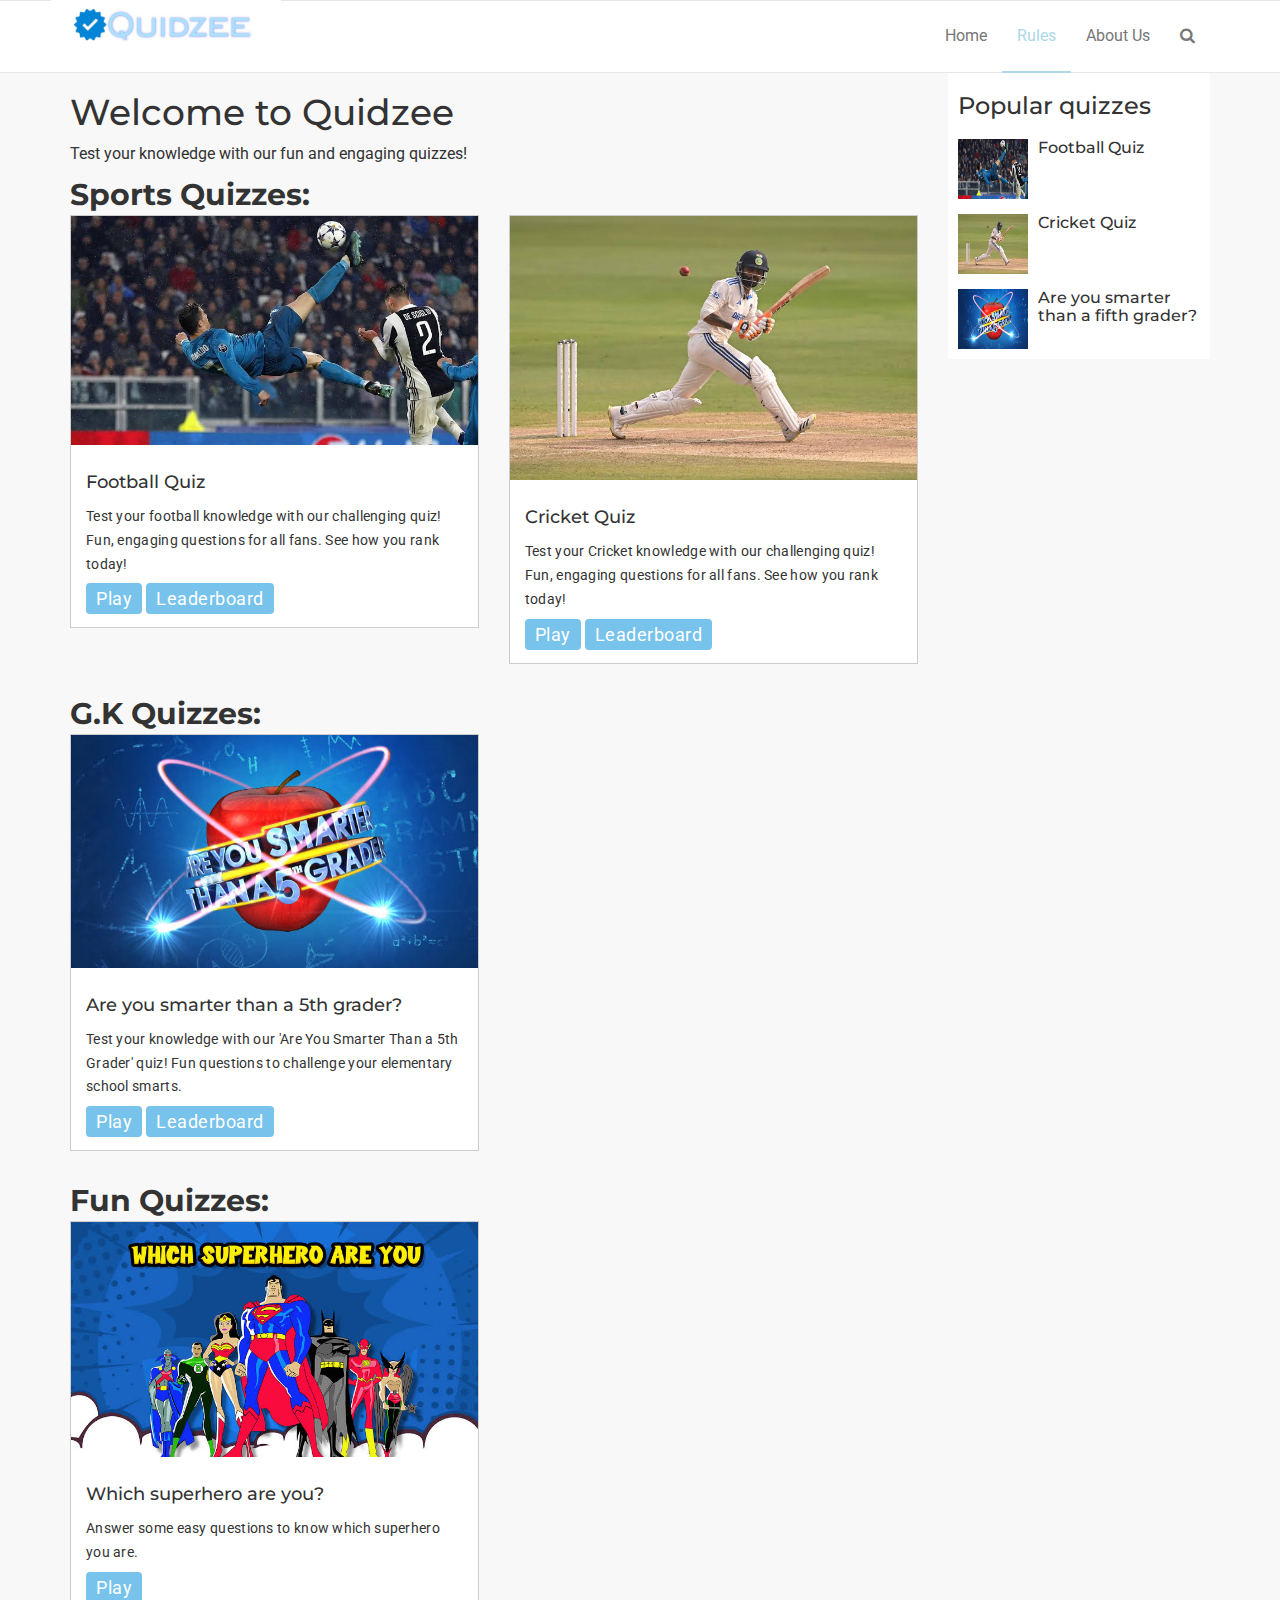
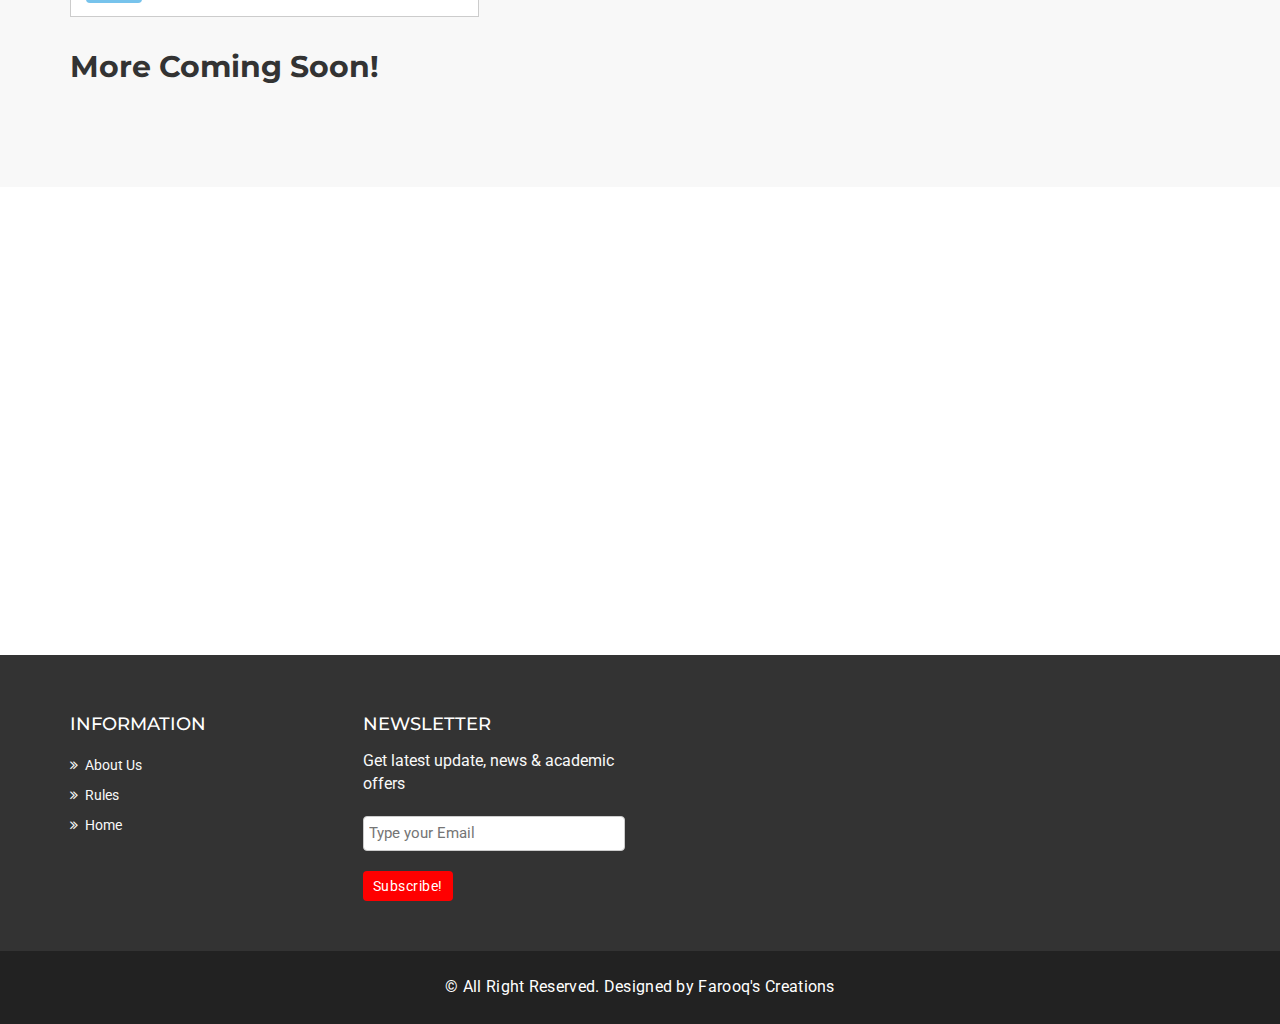
<file: index.html>
<!DOCTYPE html>
<html lang="en">
  <head>
    <meta charset="utf-8">
    <meta http-equiv="X-UA-Compatible" content="IE=edge">
    <meta name="viewport" content="width=device-width, initial-scale=1">    
    <title>Quidzee | Play and Enjoy Exciting Quizzes</title>

    <!-- Favicon -->
    <link rel="shortcut icon" href="assets/img/favicon.ico" type="image/x-icon">
    <!-- Font awesome -->
    <link href="assets/css/font-awesome.css" rel="stylesheet">
    <!-- Bootstrap -->
    <link href="assets/css/bootstrap.css" rel="stylesheet">   
    <!-- Slick slider -->
    <link rel="stylesheet" type="text/css" href="assets/css/slick.css">          
    <!-- Fancybox slider -->
    <link rel="stylesheet" href="assets/css/jquery.fancybox.css" type="text/css" media="screen" /> 
    <!-- Theme color -->
    <link id="switcher" href="assets/css/theme-color/green-theme.css" rel="stylesheet">  
    <!-- Main style sheet -->
    <link href="assets/css/style.css" rel="stylesheet">    
    <!-- Google Fonts -->
    <link href='https://fonts.googleapis.com/css?family=Montserrat:400,700' rel='stylesheet' type='text/css'>
    <link href='https://fonts.googleapis.com/css?family=Roboto:400,400italic,300,300italic,500,700' rel='stylesheet' type='text/css'>
    <style>
  #mu-course-content {
      padding-top: 0;
      margin-top: 0;
  }

  #welcome-screen {
      padding-top: 0;
      margin-top: 0;
  }

  .mu-course-content-area {
      padding-top: 0;
      margin-top: 0;
  }
</style>


    <!-- HTML5 shim and Respond.js for IE8 support of HTML5 elements and media queries -->
    <!-- WARNING: Respond.js doesn't work if you view the page via file:// -->
    <!--[if lt IE 9]>
      <script src="https://oss.maxcdn.com/html5shiv/3.7.2/html5shiv.min.js"></script>
      <script src="https://oss.maxcdn.com/respond/1.4.2/respond.min.js"></script>
    <![endif]-->
  </head>
  <body>
    <!--START SCROLL TOP BUTTON -->
    <a class="scrollToTop" href="#">
      <i class="fa fa-angle-up"></i>      
    </a>
    <!-- END SCROLL TOP BUTTON -->

    <!-- Start menu -->
    <section id="mu-menu">
      <nav class="navbar navbar-default" role="navigation">  
        <div class="container">
          <div class="navbar-header">
            <!-- FOR MOBILE VIEW COLLAPSED BUTTON -->
            <button type="button" class="navbar-toggle collapsed" data-toggle="collapse" data-target="#navbar" aria-expanded="false" aria-controls="navbar">
              <span class="sr-only">Toggle navigation</span>
              <span class="icon-bar"></span>
              <span class="icon-bar"></span>
              <span class="icon-bar"></span>
            </button>
            <!-- LOGO -->              
            <!-- TEXT BASED LOGO -->
            <!-- <a class="navbar-brand" href="index.html"></i><span>QUIDZEE!</span></a> -->
            <!-- IMG BASED LOGO  -->
            <a class="navbar-brand" href="index.html"><img src="assets/img/IMG_20240710_224331.png" id="logoimg" width="230"></a>
          </div>
          <div id="navbar" class="navbar-collapse collapse">
            <ul id="top-menu" class="nav navbar-nav navbar-right main-nav">
              <li><a href="index.html">Home</a></li>            
              <li class="dropdown active">
                <a href="Rules.html">Rules</a>
              </li>
              <li><a href="About us.html">About Us</a></li>
              <li><a href="#" id="mu-search-icon"><i class="fa fa-search"></i></a></li>
            </ul>                   
          </div><!--/.nav-collapse -->        
        </div>     
      </nav>
    </section>
    <!-- End menu -->

    <!-- Start search box -->
    <div id="mu-search">
      <div class="mu-search-area">      
        <button class="mu-search-close"><span class="fa fa-close"></span></button>
        <div class="container">
          <div class="row">
            <div class="col-md-12">            
              <form class="mu-search-form">
                <input type="search" placeholder="Type Your Keyword(s) & Hit Enter">
              </form>
            </div>
          </div>
        </div>
      </div>
    </div>
    <!-- End search box -->

    <section id="mu-course-content">
      <div class="container">
        <div class="row">
          <div class="col-md-12">
            <div class="mu-course-content-area">
              <div class="row">
                <div class="col-md-9">
                  <div id="welcome-screen">
                    <h1>Welcome to Quidzee</h1>
                    <p>Test your knowledge with our fun and engaging quizzes!</p>
                  </div>        
                  <h2>Sports Quizzes:</h2>
                  <!-- start course content container -->
                  <div class="mu-course-container">
                    <div class="row">
                      <div class="col-md-6 col-sm-6">
                        <div class="mu-latest-course-single">
                          <figure class="mu-latest-course-img">
                            <a href="#"><img src="assets/img/images (51).jpeg" alt="img"></a>
                          </figure>
                          <div class="mu-latest-course-single-content">
                            <h4>Football Quiz</h4>
                            <p>Test your football knowledge with our challenging quiz! Fun, engaging questions for all fans. See how you rank today!</p>
                            <a class="mu-subscribe-tn" href="Footballquiz.html">Play</a>
                            <a class="mu-subscribe-tn" href="FootballLeaderboard.html">Leaderboard</a>
                          </div>
                        </div> 
                      </div>                  
                      <div class="col-md-6 col-sm-6">
                        <div class="mu-latest-course-single">
                          <figure class="mu-latest-course-img">
                            <a href="#"><img src="assets/img/images (56).jpeg" alt="img"></a>
                          </figure>
                          <div class="mu-latest-course-single-content">
                            <h4>Cricket Quiz</h4>
                            <p>Test your Cricket knowledge with our challenging quiz! Fun, engaging questions for all fans. See how you rank today!</p>
                            <a class="mu-subscribe-tn" href="Cricketquiz.html">Play</a>
                            <a class="mu-subscribe-tn" href="CricketLeaderboard.html">Leaderboard</a>
                          </div>
                        </div>
                      </div>
                    </div>
                  </div>
                  <!-- end course content container -->

                  <h2>G.K Quizzes:</h2>
                  <div class="mu-course-container">
                    <div class="row">
                      <div class="col-md-6 col-sm-6">
                        <div class="mu-latest-course-single">
                          <figure class="mu-latest-course-img">
                            <a href="#"><img src="assets/img/images (63).jpeg" alt="img"></a>
                          </figure>
                          <div class="mu-latest-course-single-content">
                            <h4>Are you smarter than a 5th grader?</h4>
                            <p>Test your knowledge with our 'Are You Smarter Than a 5th Grader' quiz! Fun questions to challenge your elementary school smarts.</p>
                            <a class="mu-subscribe-tn" href="Areyousmart5.html">Play</a>
                            <a class="mu-subscribe-tn" href="AreyousmarterLeaderboard.html">Leaderboard</a>
                          </div>
                        </div> 
                      </div>
                    </div>
                  </div>

                  <h2>Fun Quizzes:</h2>
                  <div class="mu-course-container">
                    <div class="row">
                      <div class="col-md-6 col-sm-6">
                        <div class="mu-latest-course-single">
                          <figure class="mu-latest-course-img">
                            <a href="#"><img src="assets/img/images (77).jpeg" alt="img"></a>
                          </figure>
                          <div class="mu-latest-course-single-content">
                            <h4>Which superhero are you?</h4>
                            <p>Answer some easy questions to know which superhero you are.</p>
                            <a class="mu-subscribe-tn" href="Whichsuperhero.html">Play</a>
                          </div>
                        </div> 
                      </div>     
                    </div>
                  </div>

                  <h2>More Coming Soon!</h2>
                </div>

                <div class="col-md-3">
                  <!-- start sidebar -->
                  <aside class="mu-sidebar">
                    <div class="mu-single-sidebar">
                      <h3>Popular quizzes</h3>
                      <div class="mu-sidebar-popular-courses">
                        <div class="media">
                          <div class="media-left">
                            <a href="#">
                              <img class="media-object" src="assets/img/images (51).jpeg" alt="img">
                            </a>
                          </div>
                          <div class="media-body">
                            <h4 class="media-heading"><a href="#">Football Quiz</a></h4>                    
                          </div>
                        </div>
                        <div class="media">
                          <div class="media-left">
                            <a href="#">
                              <img class="media-object" src="assets/img/images (56).jpeg" alt="img">
                            </a>
                          </div>
                          <div class="media-body">
                            <h4 class="media-heading"><a href="#">Cricket Quiz</a></h4>                      
                          </div>
                        </div>
                        <div class="media">
                          <div class="media-left">
                            <a href="#">
                              <img class="media-object" src="assets/img/images (63).jpeg" alt="img">
                            </a>
                          </div>
                          <div class="media-body">
                            <h4 class="media-heading"><a href="#">Are you smarter than a fifth grader?</a></h4>                      
                          </div>
                        </div>
                      </div>
                    </div>
                  </aside>
                  <!-- / end sidebar -->
                </div>
              </div>
            </div>
          </div>
        </div>
      </div>
    </section>
    <iframe src="https://docs.google.com/forms/d/e/1FAIpQLScAVkA5XOxxO18E1Omr3T0u1ZvzWPF_tZ9NjnV45rGh5HO85Q/viewform?embedded=true" width="390" height="462" frameborder="0" marginheight="0" marginwidth="0">Loading…</iframe>

    <!-- Start footer -->
    <footer id="mu-footer">
      <!-- start footer top -->
      <div class="mu-footer-top">
        <div class="container">
          <div class="mu-footer-top-area">
            <div class="row">
              <div class="col-lg-3 col-md-3 col-sm-3">
                <div class="mu-footer-widget">
                  <h4>Information</h4>
                  <ul>
                    <li><a href="About us.html">About Us</a></li>
                    <li><a href="Rules.html">Rules</a></li>
                    <li><a href="index.html">home</a></li>
                  </ul>
                </div>
              </div>
              <div class="col-lg-3 col-md-3 col-sm-3">
                <div class="mu-footer-widget">
                  <h4 id="letter">Newsletter</h4>
                  <p>Get latest update, news & academic offers</p>
                  <form class="mu-subscribe-form">
                    <input type="email" placeholder="Type your Email">
                    <button class="mu-subscribe-btn" type="submit">Subscribe!</button>
                  </form>               
                </div>
              </div>
            </div>
          </div>
        </div>
      </div>
      <!-- end footer top -->
      <!-- start footer bottom -->
      <div class="mu-footer-bottom">
        <div class="container">
          <div class="mu-footer-bottom-area">
            <p>&copy; All Right Reserved. Designed by <a href="https://farooqswebcreations.netlify.app/" rel="nofollow">Farooq's Creations</a></p>
          </div>
        </div>
      </div>
      <!-- end footer bottom -->
    </footer>
    <!-- End footer -->

    <!-- jQuery library -->
    <script src="assets/js/jquery.min.js"></script>  
    <!-- Include all compiled plugins (below), or include individual files as needed -->
    <script src="assets/js/bootstrap.js"></script>   
    <!-- Slick slider -->
    <script type="text/javascript" src="assets/js/slick.js"></script>
    <!-- Counter -->
    <script type="text/javascript" src="assets/js/waypoints.js"></script>
    <script type="text/javascript" src="assets/js/jquery.counterup.js"></script>  
    <!-- Mixit slider -->
    <script type="text/javascript" src="assets/js/jquery.mixitup.js"></script>
    <!-- Add fancyBox -->        
    <script type="text/javascript" src="assets/js/jquery.fancybox.pack.js"></script>

    <!-- Custom js -->
    <script src="assets/js/custom.js"></script> 

  </body>
</html>
</file>
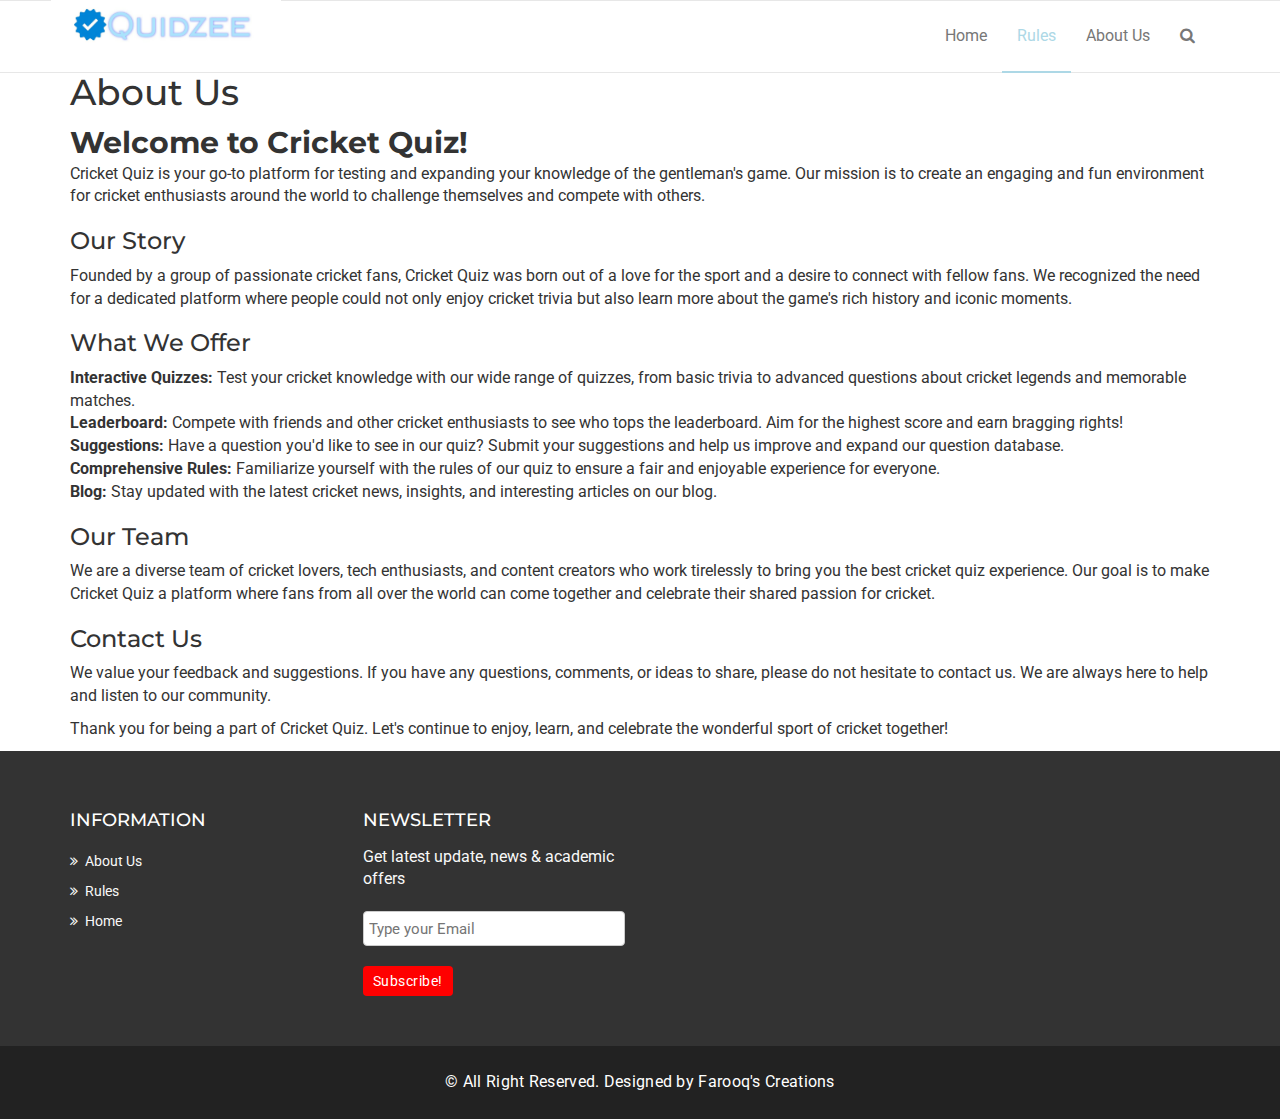
<file: About us.html>
<!DOCTYPE html>
<html lang="en">
  <head>
    <meta charset="utf-8">
    <meta http-equiv="X-UA-Compatible" content="IE=edge">
    <meta name="viewport" content="width=device-width, initial-scale=1">    
    <title>Quidzee | About</title>

    <!-- Favicon -->
    <link rel="shortcut icon" href="assets/img/favicon.ico" type="image/x-icon">
    <!-- Font awesome -->
    <link href="assets/css/font-awesome.css" rel="stylesheet">
    <!-- Bootstrap -->
    <link href="assets/css/bootstrap.css" rel="stylesheet">   
    <!-- Slick slider -->
    <link rel="stylesheet" type="text/css" href="assets/css/slick.css">          
    <!-- Fancybox slider -->
    <link rel="stylesheet" href="assets/css/jquery.fancybox.css" type="text/css" media="screen" /> 
    <!-- Theme color -->
    <link id="switcher" href="assets/css/theme-color/green-theme.css" rel="stylesheet">  
    <!-- Main style sheet -->
    <link href="assets/css/style.css" rel="stylesheet">    
    <!-- Google Fonts -->
    <link href='https://fonts.googleapis.com/css?family=Montserrat:400,700' rel='stylesheet' type='text/css'>
    <link href='https://fonts.googleapis.com/css?family=Roboto:400,400italic,300,300italic,500,700' rel='stylesheet' type='text/css'>
    <style>
.rules-content {
  text-align: left;
  margin-top: 20px;
}

.rules-content h2 {
  font-size: 24px;
  margin-bottom: 10px;
}

.rules-content h3 {
  font-size: 20px;
  margin-top: 20px;
  margin-bottom: 10px;
}

.rules-content ol, .rules-content ul {
  margin-left: 20px;
}

.rules-content p {
  margin-top: 20px;
  line-height: 1.6;
}
</style>


    <!-- HTML5 shim and Respond.js for IE8 support of HTML5 elements and media queries -->
    <!-- WARNING: Respond.js doesn't work if you view the page via file:// -->
    <!--[if lt IE 9]>
      <script src="https://oss.maxcdn.com/html5shiv/3.7.2/html5shiv.min.js"></script>
      <script src="https://oss.maxcdn.com/respond/1.4.2/respond.min.js"></script>
    <![endif]-->
  </head>
  <body>
    <!--START SCROLL TOP BUTTON -->
    <a class="scrollToTop" href="#">
      <i class="fa fa-angle-up"></i>      
    </a>
    <!-- END SCROLL TOP BUTTON -->

    <!-- Start menu -->
    <section id="mu-menu">
      <nav class="navbar navbar-default" role="navigation">  
        <div class="container">
          <div class="navbar-header">
            <!-- FOR MOBILE VIEW COLLAPSED BUTTON -->
            <button type="button" class="navbar-toggle collapsed" data-toggle="collapse" data-target="#navbar" aria-expanded="false" aria-controls="navbar">
              <span class="sr-only">Toggle navigation</span>
              <span class="icon-bar"></span>
              <span class="icon-bar"></span>
              <span class="icon-bar"></span>
            </button>
            <!-- LOGO -->              
            <!-- TEXT BASED LOGO -->
            <!-- <a class="navbar-brand" href="index.html"></i><span>QUIDZEE!</span></a> -->
            <!-- IMG BASED LOGO  -->
            <a class="navbar-brand" href="index.html"><img src="assets/img/IMG_20240710_224331.png" id="logoimg" width="230"></a>
          </div>
          <div id="navbar" class="navbar-collapse collapse">
            <ul id="top-menu" class="nav navbar-nav navbar-right main-nav">
              <li><a href="index.html">Home</a></li>            
              <li class="dropdown active">
                <a href="Rules.html">Rules</a>
              </li>
              <li><a href="About us.html">About Us</a></li>
              <li><a href="#" id="mu-search-icon"><i class="fa fa-search"></i></a></li>
            </ul>                   
          </div><!--/.nav-collapse -->        
        </div>     
      </nav>
    </section>
    <!-- End menu -->

    <!-- Start search box -->
    <div id="mu-search">
      <div class="mu-search-area">      
        <button class="mu-search-close"><span class="fa fa-close"></span></button>
        <div class="container">
          <div class="row">
            <div class="col-md-12">            
              <form class="mu-search-form">
                <input type="search" placeholder="Type Your Keyword(s) & Hit Enter">
              </form>
            </div>
          </div>
        </div>
      </div>
    </div>
    <!-- End search box -->

<div class="container">
    <h1>About Us</h1>
    <div class="about-content">
      <h2>Welcome to Cricket Quiz!</h2>
      <p>Cricket Quiz is your go-to platform for testing and expanding your knowledge of the gentleman's game. Our mission is to create an engaging and fun environment for cricket enthusiasts around the world to challenge themselves and compete with others.</p>
      
      <h3>Our Story</h3>
      <p>Founded by a group of passionate cricket fans, Cricket Quiz was born out of a love for the sport and a desire to connect with fellow fans. We recognized the need for a dedicated platform where people could not only enjoy cricket trivia but also learn more about the game's rich history and iconic moments.</p>

      <h3>What We Offer</h3>
      <ul>
        <li><strong>Interactive Quizzes:</strong> Test your cricket knowledge with our wide range of quizzes, from basic trivia to advanced questions about cricket legends and memorable matches.</li>
        <li><strong>Leaderboard:</strong> Compete with friends and other cricket enthusiasts to see who tops the leaderboard. Aim for the highest score and earn bragging rights!</li>
        <li><strong>Suggestions:</strong> Have a question you'd like to see in our quiz? Submit your suggestions and help us improve and expand our question database.</li>
        <li><strong>Comprehensive Rules:</strong> Familiarize yourself with the rules of our quiz to ensure a fair and enjoyable experience for everyone.</li>
        <li><strong>Blog:</strong> Stay updated with the latest cricket news, insights, and interesting articles on our blog.</li>
      </ul>

      <h3>Our Team</h3>
      <p>We are a diverse team of cricket lovers, tech enthusiasts, and content creators who work tirelessly to bring you the best cricket quiz experience. Our goal is to make Cricket Quiz a platform where fans from all over the world can come together and celebrate their shared passion for cricket.</p>

      <h3>Contact Us</h3>
      <p>We value your feedback and suggestions. If you have any questions, comments, or ideas to share, please do not hesitate to <a href="#contact">contact us</a>. We are always here to help and listen to our community.</p>
      
      <p>Thank you for being a part of Cricket Quiz. Let's continue to enjoy, learn, and celebrate the wonderful sport of cricket together!</p>
    </div>
  </div>
</body>
    <!-- Start footer -->
    <footer id="mu-footer">
      <!-- start footer top -->
      <div class="mu-footer-top">
        <div class="container">
          <div class="mu-footer-top-area">
            <div class="row">
              <div class="col-lg-3 col-md-3 col-sm-3">
                <div class="mu-footer-widget">
                  <h4>Information</h4>
                  <ul>
                    <li><a href="About us.html">About Us</a></li>
                    <li><a href="Rules.html">Rules</a></li>
                    <li><a href="index.html">home</a></li>
                  </ul>
                </div>
              </div>
              <div class="col-lg-3 col-md-3 col-sm-3">
                <div class="mu-footer-widget">
                  <h4 id="letter">Newsletter</h4>
                  <p>Get latest update, news & academic offers</p>
                  <form class="mu-subscribe-form">
                    <input type="email" placeholder="Type your Email">
                    <button class="mu-subscribe-btn" type="submit">Subscribe!</button>
                  </form>               
                </div>
              </div>
            </div>
          </div>
        </div>
      </div>
      <!-- end footer top -->
      <!-- start footer bottom -->
      <div class="mu-footer-bottom">
        <div class="container">
          <div class="mu-footer-bottom-area">
            <p>&copy; All Right Reserved. Designed by <a href="https://farooqswebcreations.netlify.app/" rel="nofollow">Farooq's Creations</a></p>
          </div>
        </div>
      </div>
      <!-- end footer bottom -->
    </footer>
    <!-- End footer -->

    <!-- jQuery library -->
    <script src="assets/js/jquery.min.js"></script>  
    <!-- Include all compiled plugins (below), or include individual files as needed -->
    <script src="assets/js/bootstrap.js"></script>   
    <!-- Slick slider -->
    <script type="text/javascript" src="assets/js/slick.js"></script>
    <!-- Counter -->
    <script type="text/javascript" src="assets/js/waypoints.js"></script>
    <script type="text/javascript" src="assets/js/jquery.counterup.js"></script>  
    <!-- Mixit slider -->
    <script type="text/javascript" src="assets/js/jquery.mixitup.js"></script>
    <!-- Add fancyBox -->        
    <script type="text/javascript" src="assets/js/jquery.fancybox.pack.js"></script>

    <!-- Custom js -->
    <script src="assets/js/custom.js"></script> 

  </body>
</html>
</file>
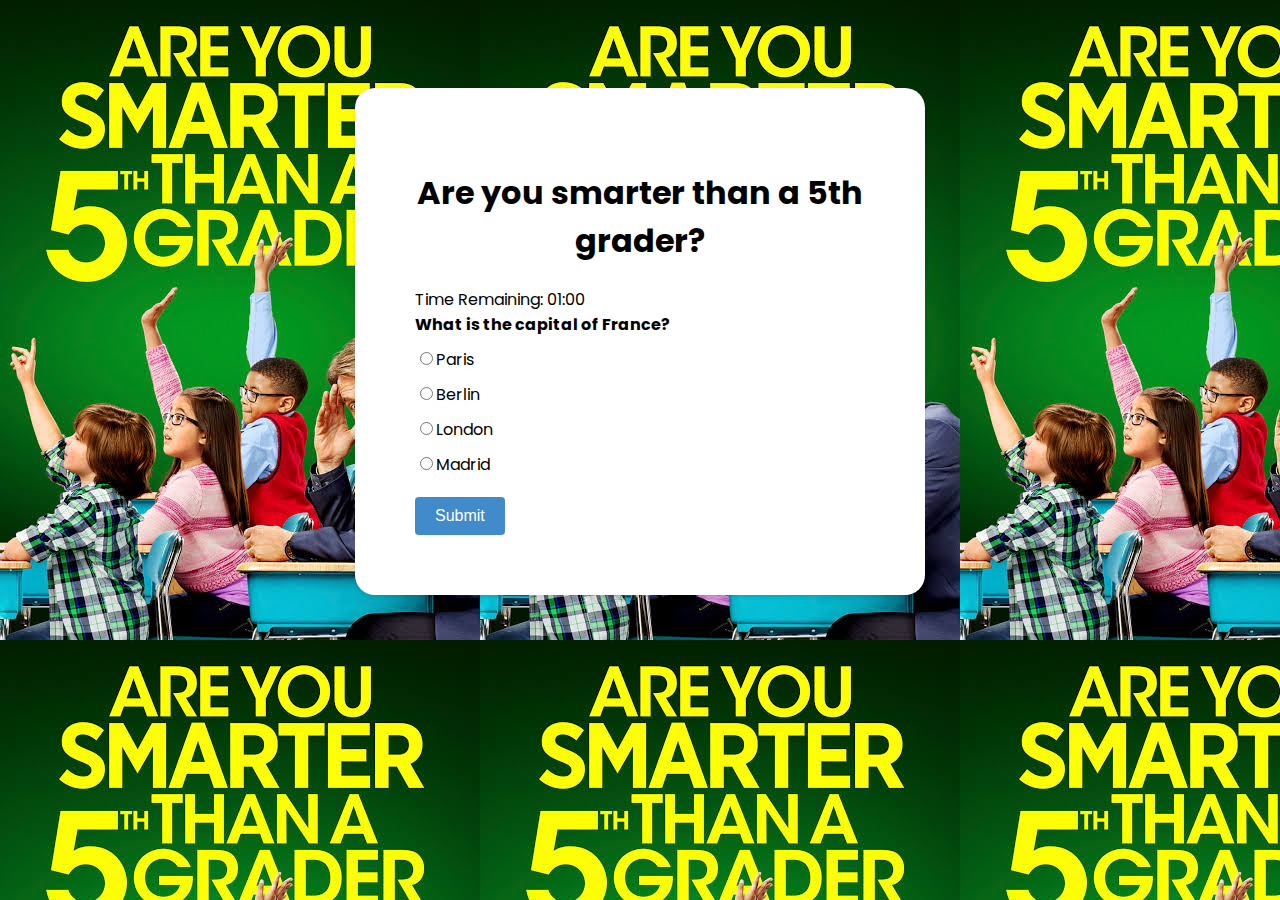
<file: Areyousmart5.html>
<!DOCTYPE html>
<html>
<head>
  <title>JavaScript Quiz App</title>
  <link rel="stylesheet" href="assets/css/Areyousmart5.css">
</head>
<body>
  <div class="container">
    <h1>Are you smarter than a 5th grader?</h1>
    <div id="timer">Time Remaining: 01:00</div>
    <div id="quiz"></div>
    <div id="result" class="result"></div>
    <button id="submit" class="button">Submit</button>
    <button id="retry" class="button hide">Retry</button>
    <button id="showAnswer" class="button hide">Show Answer</button>
  </div>
  <script src="assets/js/Areyousmart5.js"></script>
</body>
</html>
</file>
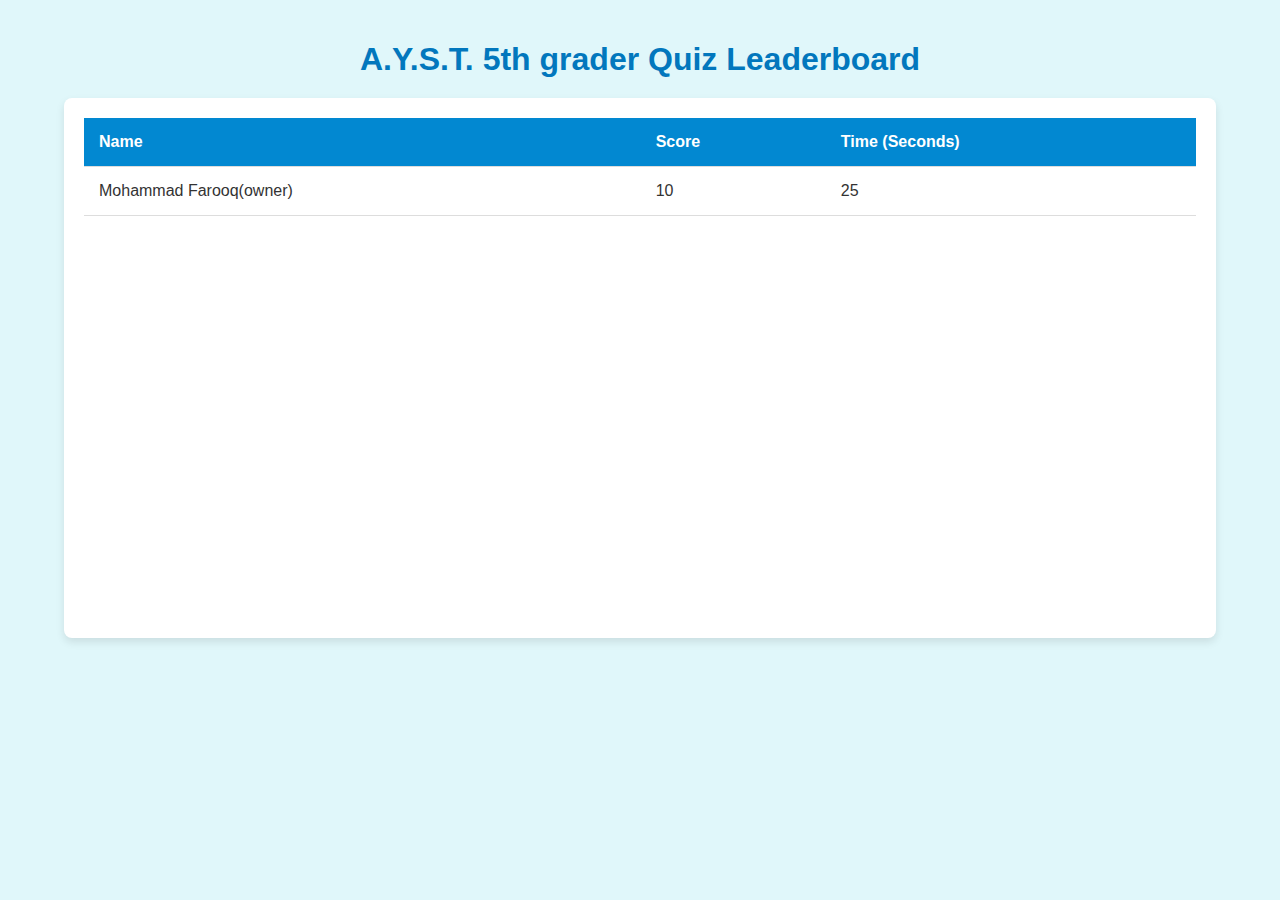
<file: AreyousmarterLeaderboard.html>
<!DOCTYPE html>
<html lang="en">
<head>
    <meta charset="UTF-8">
    <meta name="viewport" content="width=device-width, initial-scale=1.0">
    <title>Are you smarter than 5th grader Quiz Leaderboard</title>
    <style>
        body {
            font-family: Arial, sans-serif;
            background-color: #e0f7fa;
            margin: 0;
            padding: 0;
            color: #333;
        }
        .container {
            width: 90%;
            max-width: 1200px;
            margin: 0 auto;
            padding: 20px;
        }
        h1 {
            text-align: center;
            color: #0277bd;
            margin-bottom: 20px;
        }
        .table-container {
            background-color: #ffffff;
            border-radius: 8px;
            box-shadow: 0 4px 8px rgba(0, 0, 0, 0.1);
            padding: 20px;
            height: 500px; /* Increased height */
            overflow-y: auto; /* Scroll if content exceeds height */
        }
        table {
            width: 100%;
            border-collapse: collapse;
        }
        th, td {
            padding: 15px;
            text-align: left;
            border-bottom: 1px solid #ddd;
        }
        th {
            background-color: #0288d1;
            color: white;
        }
        tr:nth-child(even) {
            background-color: #f5f5f5;
        }
        tr:hover {
            background-color: #f1f8e9;
        }
        @media (max-width: 168px) {
            table {
                font-size: 14px;
            }
            th, td {
                padding: 10px;
            }
        }
    </style>
</head>
<body>
    <div class="container">
        <h1>A.Y.S.T. 5th grader Quiz Leaderboard</h1>
        <div class="table-container">
            <table id="leaderboard">
                <thead>
                    <tr>
                        <th>Name</th>
                        <th>Score</th>
                        <th>Time (Seconds)</th>
                    </tr>
                </thead>
                <tbody>
                    <!-- Data will be inserted here dynamically -->
                </tbody>
            </table>
        </div>
    </div>

    <script>
        // Example data - replace with actual data from your source
        const leaderboardData = [
            { name: 'Mohammad Farooq(owner)', score: 10, time: 25 },
        ];

        function populateLeaderboard(data) {
            const tbody = document.querySelector('#leaderboard tbody');
            tbody.innerHTML = ''; // Clear existing data
            data.forEach(entry => {
                const row = document.createElement('tr');
                row.innerHTML = `
                    <td>${entry.name}</td>
                    <td>${entry.score}</td>
                    <td>${entry.time}</td>
                `;
                tbody.appendChild(row);
            });
        }

        populateLeaderboard(leaderboardData);
    </script>
</body>
</html>
</file>
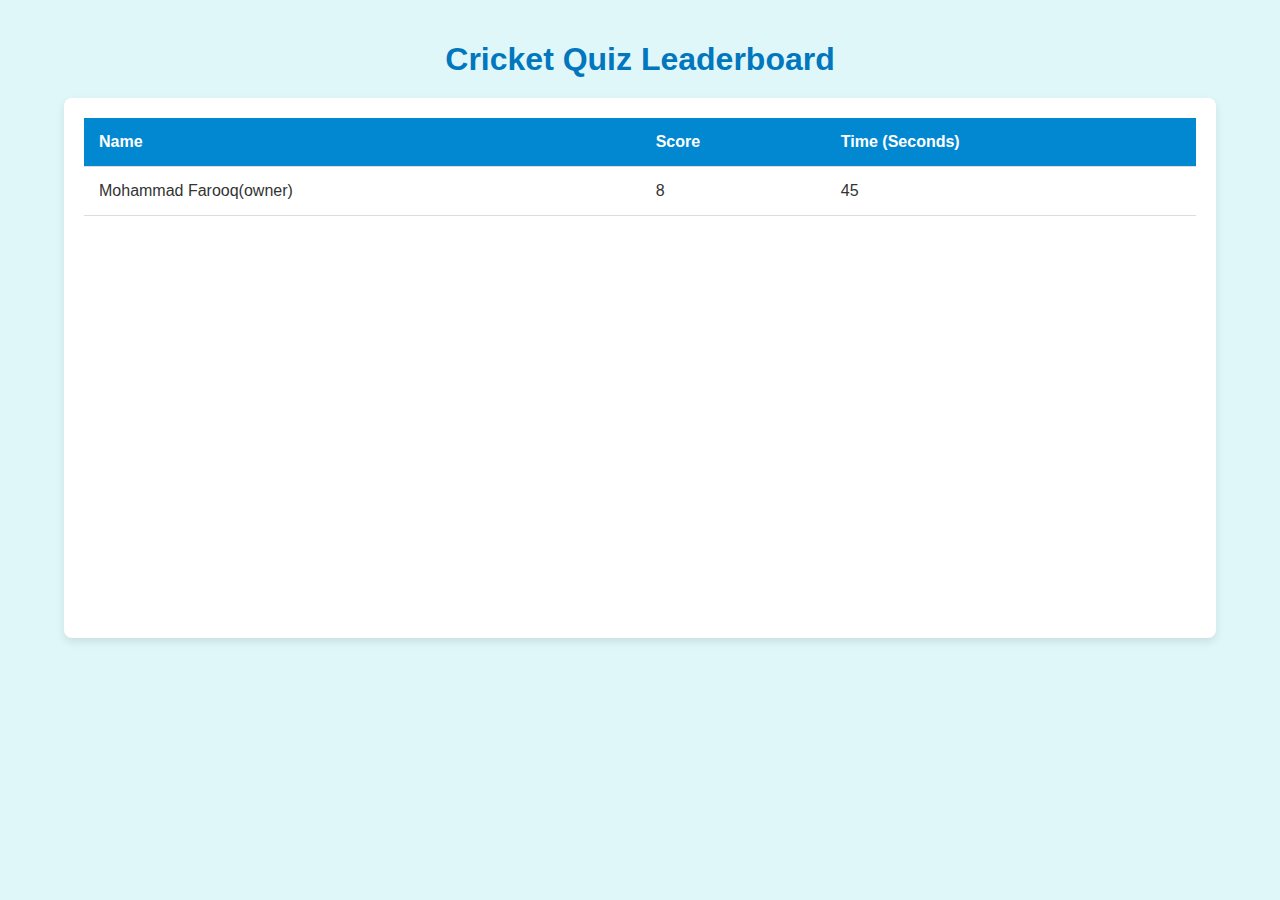
<file: CricketLeaderboard.html>
<!DOCTYPE html>
<html lang="en">
<head>
    <meta charset="UTF-8">
    <meta name="viewport" content="width=device-width, initial-scale=1.0">
    <title>cricket Quiz Leaderboard</title>
    <style>
        body {
            font-family: Arial, sans-serif;
            background-color: #e0f7fa;
            margin: 0;
            padding: 0;
            color: #333;
        }
        .container {
            width: 90%;
            max-width: 1200px;
            margin: 0 auto;
            padding: 20px;
        }
        h1 {
            text-align: center;
            color: #0277bd;
            margin-bottom: 20px;
        }
        .table-container {
            background-color: #ffffff;
            border-radius: 8px;
            box-shadow: 0 4px 8px rgba(0, 0, 0, 0.1);
            padding: 20px;
            height: 500px; /* Increased height */
            overflow-y: auto; /* Scroll if content exceeds height */
        }
        table {
            width: 100%;
            border-collapse: collapse;
        }
        th, td {
            padding: 15px;
            text-align: left;
            border-bottom: 1px solid #ddd;
        }
        th {
            background-color: #0288d1;
            color: white;
        }
        tr:nth-child(even) {
            background-color: #f5f5f5;
        }
        tr:hover {
            background-color: #f1f8e9;
        }
        @media (max-width: 168px) {
            table {
                font-size: 14px;
            }
            th, td {
                padding: 10px;
            }
        }
    </style>
</head>
<body>
    <div class="container">
        <h1>Cricket Quiz Leaderboard</h1>
        <div class="table-container">
            <table id="leaderboard">
                <thead>
                    <tr>
                        <th>Name</th>
                        <th>Score</th>
                        <th>Time (Seconds)</th>
                    </tr>
                </thead>
                <tbody>
                    <!-- Data will be inserted here dynamically -->
                </tbody>
            </table>
        </div>
    </div>

    <script>
        // Example data - replace with actual data from your source
        const leaderboardData = [
            { name: 'Mohammad Farooq(owner)', score: 8, time: 45 },
        ];

        function populateLeaderboard(data) {
            const tbody = document.querySelector('#leaderboard tbody');
            tbody.innerHTML = ''; // Clear existing data
            data.forEach(entry => {
                const row = document.createElement('tr');
                row.innerHTML = `
                    <td>${entry.name}</td>
                    <td>${entry.score}</td>
                    <td>${entry.time}</td>
                `;
                tbody.appendChild(row);
            });
        }

        populateLeaderboard(leaderboardData);
    </script>
</body>
</html>
</file>
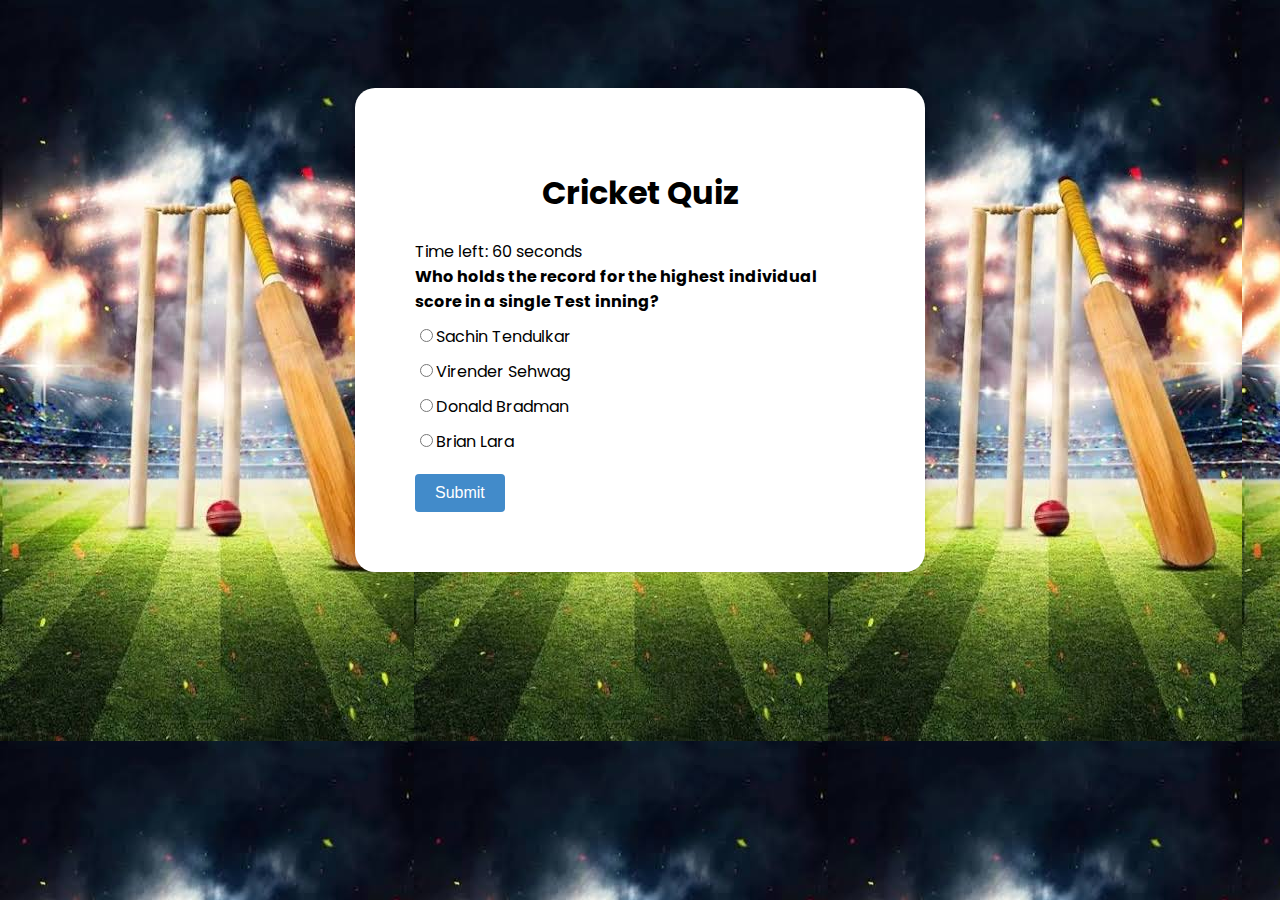
<file: Cricketquiz.html>
<!DOCTYPE html>
<html>
<head>
  <title>JavaScript Quiz App</title>
  <link rel="stylesheet" href="assets/css/Cricketquiz.css">
</head>
<body>
  <div class="container">
    <h1>Cricket Quiz</h1>
    <div id="timer">Time Remaining: 01:00</div>
    <div id="quiz"></div>
    <div id="result" class="result"></div>
    <button id="submit" class="button">Submit</button>
    <button id="retry" class="button hide">Retry</button>
    <button id="showAnswer" class="button hide">Show Answer</button>
  </div>
  <script src="assets/js/CricketQuiz.js"></script>
</body>
</html>
</file>
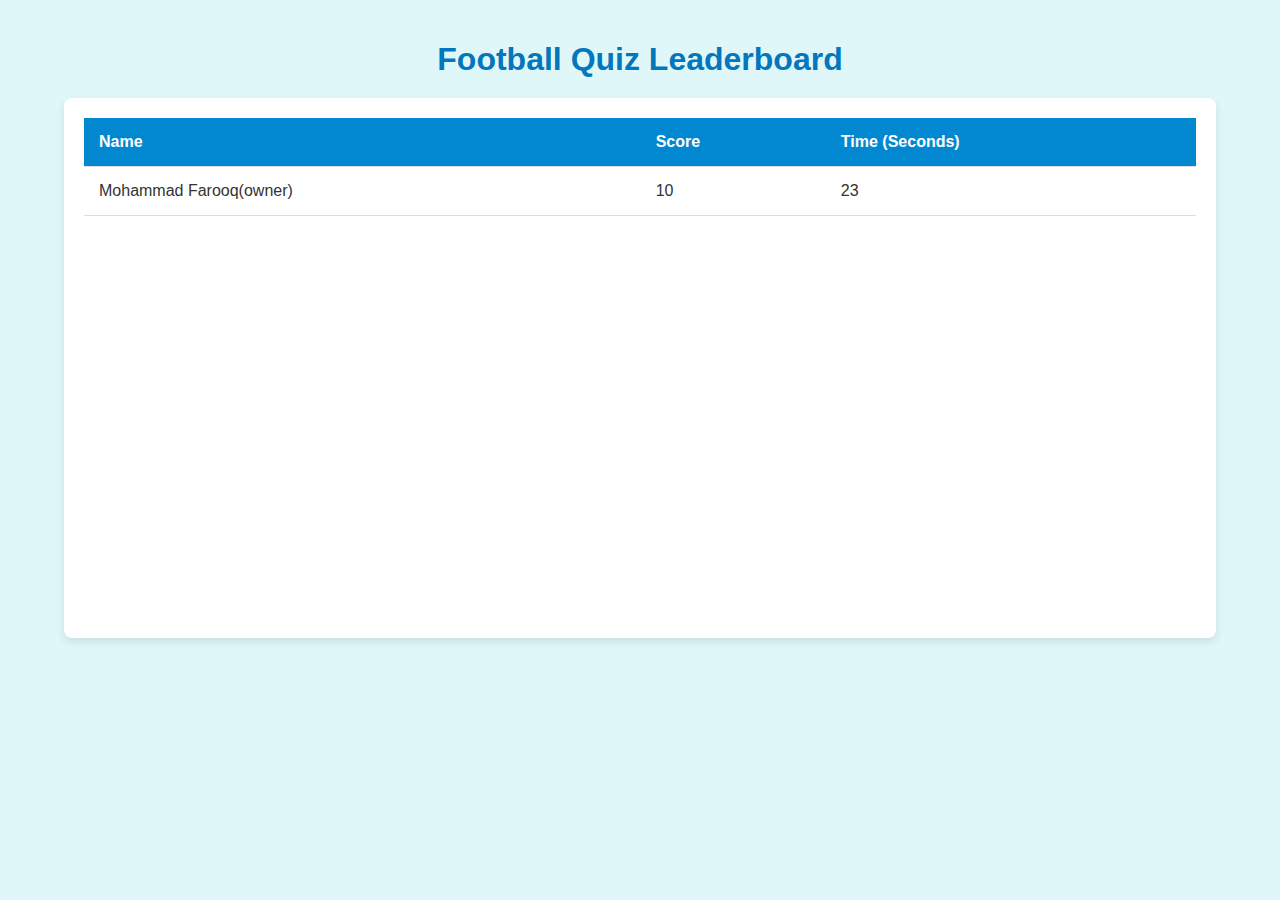
<file: FootballLeaderboard.html>
<!DOCTYPE html>
<html lang="en">
<head>
    <meta charset="UTF-8">
    <meta name="viewport" content="width=device-width, initial-scale=1.0">
    <title>Football Quiz Leaderboard</title>
    <style>
        body {
            font-family: Arial, sans-serif;
            background-color: #e0f7fa;
            margin: 0;
            padding: 0;
            color: #333;
        }
        .container {
            width: 90%;
            max-width: 1200px;
            margin: 0 auto;
            padding: 20px;
        }
        h1 {
            text-align: center;
            color: #0277bd;
            margin-bottom: 20px;
        }
        .table-container {
            background-color: #ffffff;
            border-radius: 8px;
            box-shadow: 0 4px 8px rgba(0, 0, 0, 0.1);
            padding: 20px;
            height: 500px; /* Increased height */
            overflow-y: auto; /* Scroll if content exceeds height */
        }
        table {
            width: 100%;
            border-collapse: collapse;
        }
        th, td {
            padding: 15px;
            text-align: left;
            border-bottom: 1px solid #ddd;
        }
        th {
            background-color: #0288d1;
            color: white;
        }
        tr:nth-child(even) {
            background-color: #f5f5f5;
        }
        tr:hover {
            background-color: #f1f8e9;
        }
        @media (max-width: 168px) {
            table {
                font-size: 14px;
            }
            th, td {
                padding: 10px;
            }
        }
    </style>
</head>
<body>
    <div class="container">
        <h1>Football Quiz Leaderboard</h1>
        <div class="table-container">
            <table id="leaderboard">
                <thead>
                    <tr>
                        <th>Name</th>
                        <th>Score</th>
                        <th>Time (Seconds)</th>
                    </tr>
                </thead>
                <tbody>
                    <!-- Data will be inserted here dynamically -->
                </tbody>
            </table>
        </div>
    </div>

    <script>
        // Example data - replace with actual data from your source
        const leaderboardData = [
            { name: 'Mohammad Farooq(owner)', score: 10, time: 23 },
        ];

        function populateLeaderboard(data) {
            const tbody = document.querySelector('#leaderboard tbody');
            tbody.innerHTML = ''; // Clear existing data
            data.forEach(entry => {
                const row = document.createElement('tr');
                row.innerHTML = `
                    <td>${entry.name}</td>
                    <td>${entry.score}</td>
                    <td>${entry.time}</td>
                `;
                tbody.appendChild(row);
            });
        }

        populateLeaderboard(leaderboardData);
    </script>
</body>
</html>
</file>
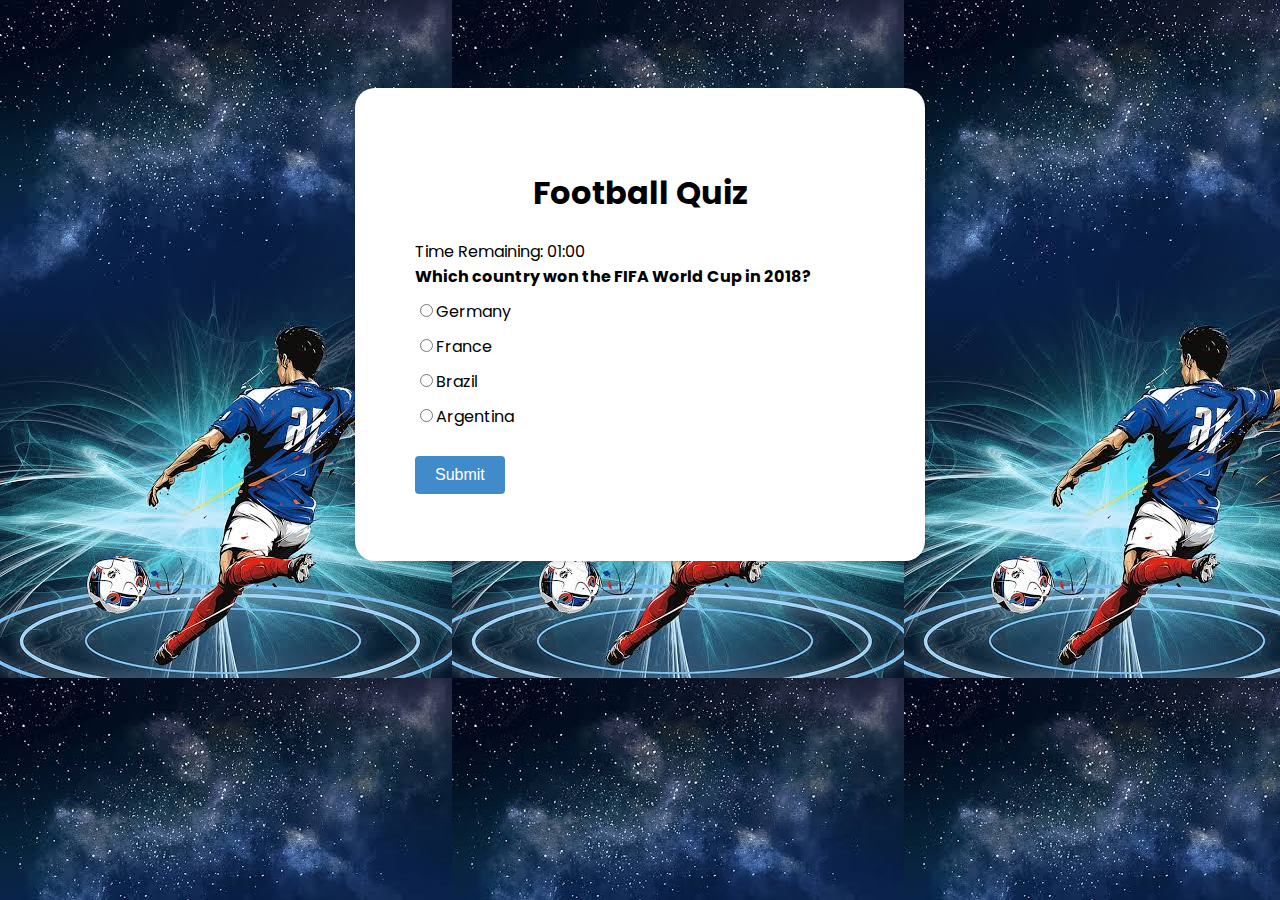
<file: Footballquiz.html>
<!DOCTYPE html>
<html>
<head>
  <title>JavaScript Quiz App</title>
  <link rel="stylesheet" href="assets/css/Futballquiz.css">
</head>
<body>
  <div class="container">
    <h1>Football Quiz</h1>
    <div id="timer">Time Remaining: 01:00</div>
    <div id="quiz"></div>
    <div id="result" class="result">
      <!-- This will be dynamically updated with results -->
    </div>
    <button id="submit" class="button">Submit</button>
    <button id="retry" class="button hide">Retry</button>
    <button id="showAnswer" class="button hide">Show Answer</button>
  </div>
  <script src="assets/js/Quiz.js"></script>
</body>
</html>
</file>
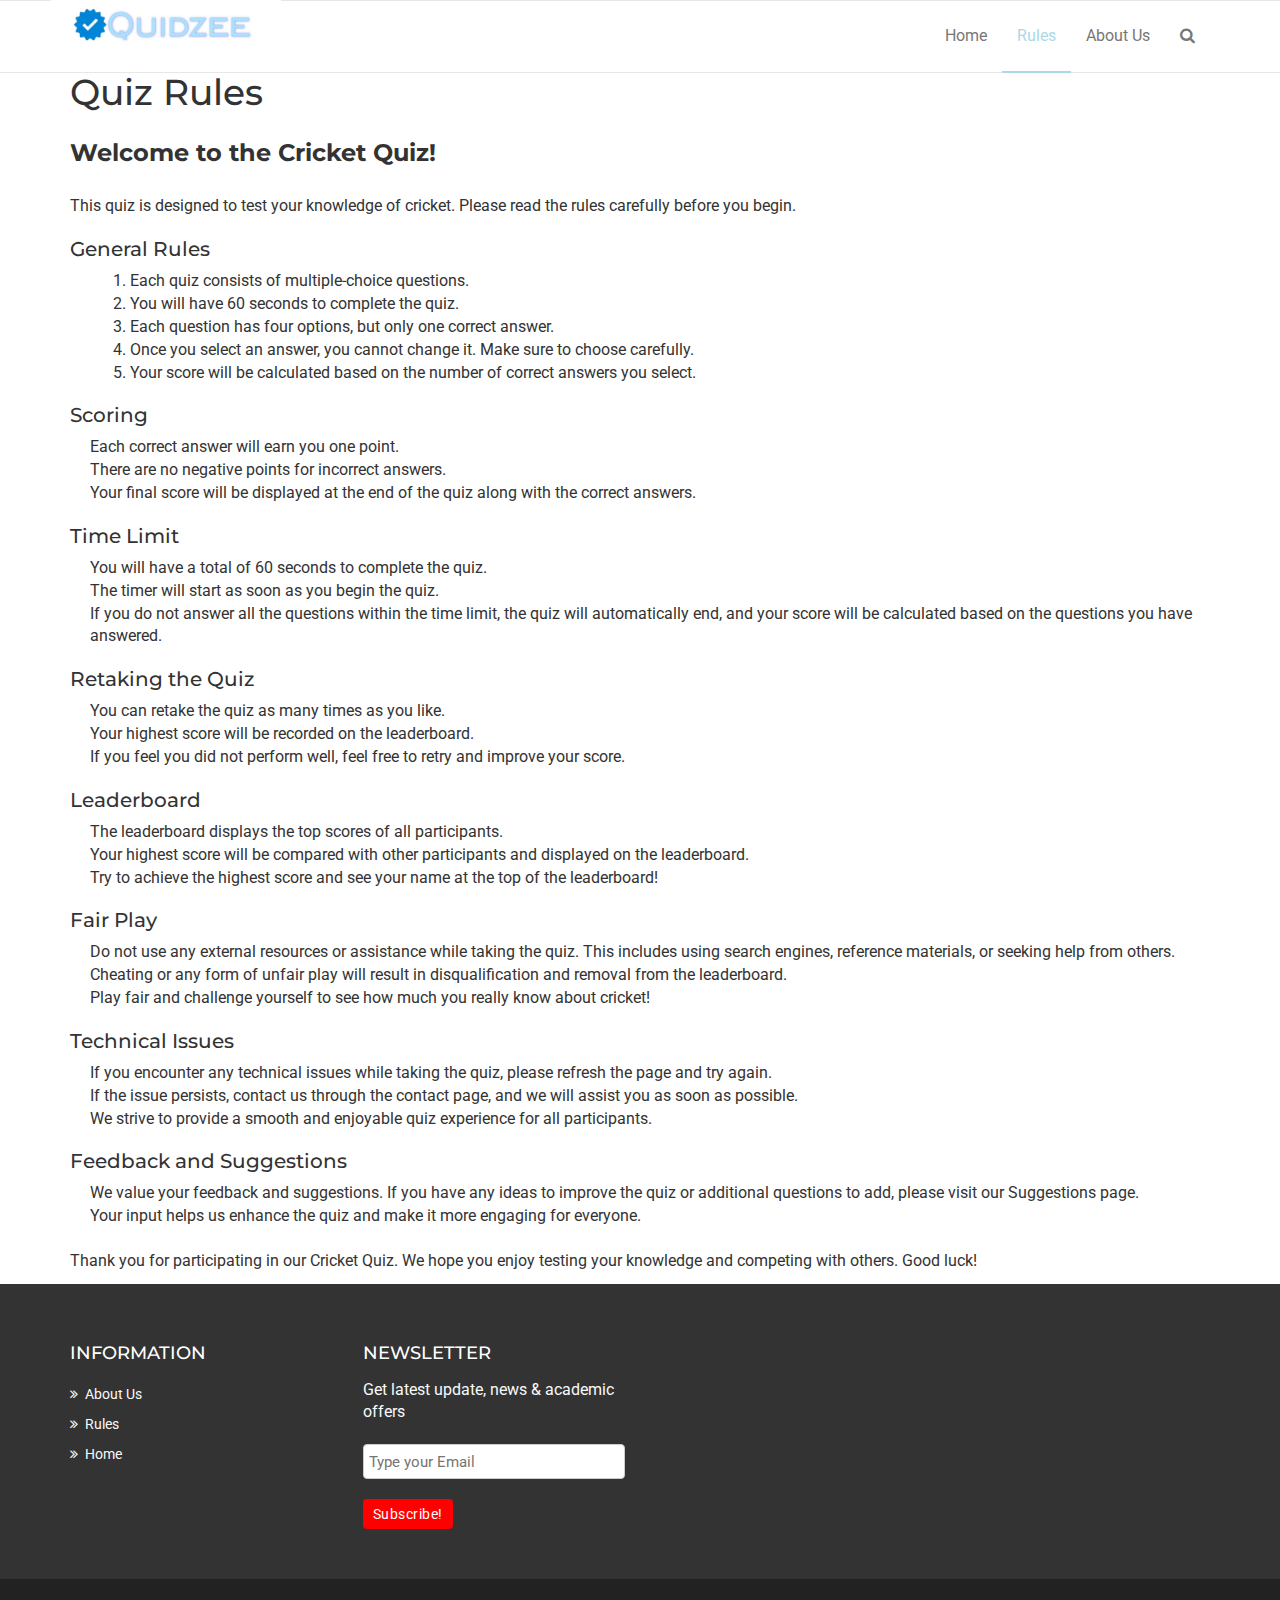
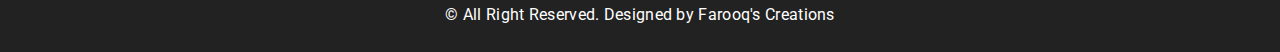
<file: Rules.html>
<!DOCTYPE html>
<html lang="en">
  <head>
    <meta charset="utf-8">
    <meta http-equiv="X-UA-Compatible" content="IE=edge">
    <meta name="viewport" content="width=device-width, initial-scale=1">    
    <title>Quidzed | Rules</title>

    <!-- Favicon -->
    <link rel="shortcut icon" href="assets/img/favicon.ico" type="image/x-icon">
    <!-- Font awesome -->
    <link href="assets/css/font-awesome.css" rel="stylesheet">
    <!-- Bootstrap -->
    <link href="assets/css/bootstrap.css" rel="stylesheet">   
    <!-- Slick slider -->
    <link rel="stylesheet" type="text/css" href="assets/css/slick.css">          
    <!-- Fancybox slider -->
    <link rel="stylesheet" href="assets/css/jquery.fancybox.css" type="text/css" media="screen" /> 
    <!-- Theme color -->
    <link id="switcher" href="assets/css/theme-color/green-theme.css" rel="stylesheet">  
    <!-- Main style sheet -->
    <link href="assets/css/style.css" rel="stylesheet">    
    <!-- Google Fonts -->
    <link href='https://fonts.googleapis.com/css?family=Montserrat:400,700' rel='stylesheet' type='text/css'>
    <link href='https://fonts.googleapis.com/css?family=Roboto:400,400italic,300,300italic,500,700' rel='stylesheet' type='text/css'>
    <style>
.rules-content {
  text-align: left;
  margin-top: 20px;
}

.rules-content h2 {
  font-size: 24px;
  margin-bottom: 10px;
}

.rules-content h3 {
  font-size: 20px;
  margin-top: 20px;
  margin-bottom: 10px;
}

.rules-content ol, .rules-content ul {
  margin-left: 20px;
}

.rules-content p {
  margin-top: 20px;
  line-height: 1.6;
}
</style>


    <!-- HTML5 shim and Respond.js for IE8 support of HTML5 elements and media queries -->
    <!-- WARNING: Respond.js doesn't work if you view the page via file:// -->
    <!--[if lt IE 9]>
      <script src="https://oss.maxcdn.com/html5shiv/3.7.2/html5shiv.min.js"></script>
      <script src="https://oss.maxcdn.com/respond/1.4.2/respond.min.js"></script>
    <![endif]-->
  </head>
  <body>
    <!--START SCROLL TOP BUTTON -->
    <a class="scrollToTop" href="#">
      <i class="fa fa-angle-up"></i>      
    </a>
    <!-- END SCROLL TOP BUTTON -->

    <!-- Start menu -->
    <section id="mu-menu">
      <nav class="navbar navbar-default" role="navigation">  
        <div class="container">
          <div class="navbar-header">
            <!-- FOR MOBILE VIEW COLLAPSED BUTTON -->
            <button type="button" class="navbar-toggle collapsed" data-toggle="collapse" data-target="#navbar" aria-expanded="false" aria-controls="navbar">
              <span class="sr-only">Toggle navigation</span>
              <span class="icon-bar"></span>
              <span class="icon-bar"></span>
              <span class="icon-bar"></span>
            </button>
            <!-- LOGO -->              
            <!-- TEXT BASED LOGO -->
            <!-- <a class="navbar-brand" href="index.html"></i><span>QUIDZEE!</span></a> -->
            <!-- IMG BASED LOGO  -->
            <a class="navbar-brand" href="index.html"><img src="assets/img/IMG_20240710_224331.png" id="logoimg" width="230"></a>
          </div>
          <div id="navbar" class="navbar-collapse collapse">
            <ul id="top-menu" class="nav navbar-nav navbar-right main-nav">
              <li><a href="index.html">Home</a></li>            
              <li class="dropdown active">
                <a href="Rules.html">Rules</a>
              </li>
              <li><a href="About us.html">About Us</a></li>
              <li><a href="#" id="mu-search-icon"><i class="fa fa-search"></i></a></li>
            </ul>                   
          </div><!--/.nav-collapse -->        
        </div>     
      </nav>
    </section>
    <!-- End menu -->

    <!-- Start search box -->
    <div id="mu-search">
      <div class="mu-search-area">      
        <button class="mu-search-close"><span class="fa fa-close"></span></button>
        <div class="container">
          <div class="row">
            <div class="col-md-12">            
              <form class="mu-search-form">
                <input type="search" placeholder="Type Your Keyword(s) & Hit Enter">
              </form>
            </div>
          </div>
        </div>
      </div>
    </div>
    <!-- End search box -->

    <div class="container">
    <h1>Quiz Rules</h1>
    <div class="rules-content">
      <h2>Welcome to the Cricket Quiz!</h2>
      <p>This quiz is designed to test your knowledge of cricket. Please read the rules carefully before you begin.</p>
      
      <h3>General Rules</h3>
      <ol>
        <li>Each quiz consists of multiple-choice questions.</li>
        <li>You will have 60 seconds to complete the quiz.</li>
        <li>Each question has four options, but only one correct answer.</li>
        <li>Once you select an answer, you cannot change it. Make sure to choose carefully.</li>
        <li>Your score will be calculated based on the number of correct answers you select.</li>
      </ol>

      <h3>Scoring</h3>
      <ul>
        <li>Each correct answer will earn you one point.</li>
        <li>There are no negative points for incorrect answers.</li>
        <li>Your final score will be displayed at the end of the quiz along with the correct answers.</li>
      </ul>

      <h3>Time Limit</h3>
      <ul>
        <li>You will have a total of 60 seconds to complete the quiz.</li>
        <li>The timer will start as soon as you begin the quiz.</li>
        <li>If you do not answer all the questions within the time limit, the quiz will automatically end, and your score will be calculated based on the questions you have answered.</li>
      </ul>

      <h3>Retaking the Quiz</h3>
      <ul>
        <li>You can retake the quiz as many times as you like.</li>
        <li>Your highest score will be recorded on the leaderboard.</li>
        <li>If you feel you did not perform well, feel free to retry and improve your score.</li>
      </ul>

      <h3>Leaderboard</h3>
      <ul>
        <li>The leaderboard displays the top scores of all participants.</li>
        <li>Your highest score will be compared with other participants and displayed on the leaderboard.</li>
        <li>Try to achieve the highest score and see your name at the top of the leaderboard!</li>
      </ul>

      <h3>Fair Play</h3>
      <ul>
        <li>Do not use any external resources or assistance while taking the quiz. This includes using search engines, reference materials, or seeking help from others.</li>
        <li>Cheating or any form of unfair play will result in disqualification and removal from the leaderboard.</li>
        <li>Play fair and challenge yourself to see how much you really know about cricket!</li>
      </ul>

      <h3>Technical Issues</h3>
      <ul>
        <li>If you encounter any technical issues while taking the quiz, please refresh the page and try again.</li>
        <li>If the issue persists, contact us through the contact page, and we will assist you as soon as possible.</li>
        <li>We strive to provide a smooth and enjoyable quiz experience for all participants.</li>
      </ul>

      <h3>Feedback and Suggestions</h3>
      <ul>
        <li>We value your feedback and suggestions. If you have any ideas to improve the quiz or additional questions to add, please visit our Suggestions page.</li>
        <li>Your input helps us enhance the quiz and make it more engaging for everyone.</li>
      </ul>
      
      <p>Thank you for participating in our Cricket Quiz. We hope you enjoy testing your knowledge and competing with others. Good luck!</p>
    </div>
  </div>
</body>
    <!-- Start footer -->
    <footer id="mu-footer">
      <!-- start footer top -->
      <div class="mu-footer-top">
        <div class="container">
          <div class="mu-footer-top-area">
            <div class="row">
              <div class="col-lg-3 col-md-3 col-sm-3">
                <div class="mu-footer-widget">
                  <h4>Information</h4>
                  <ul>
                    <li><a href="About us.html">About Us</a></li>
                    <li><a href="Rules.html">Rules</a></li>
                    <li><a href="index.html">home</a></li>
                  </ul>
                </div>
              </div>
              <div class="col-lg-3 col-md-3 col-sm-3">
                <div class="mu-footer-widget">
                  <h4 id="letter">Newsletter</h4>
                  <p>Get latest update, news & academic offers</p>
                  <form class="mu-subscribe-form">
                    <input type="email" placeholder="Type your Email">
                    <button class="mu-subscribe-btn" type="submit">Subscribe!</button>
                  </form>               
                </div>
              </div>
            </div>
          </div>
        </div>
      </div>
      <!-- end footer top -->
      <!-- start footer bottom -->
      <div class="mu-footer-bottom">
        <div class="container">
          <div class="mu-footer-bottom-area">
            <p>&copy; All Right Reserved. Designed by <a href="https://farooqswebcreations.netlify.app/" rel="nofollow">Farooq's Creations</a></p>
          </div>
        </div>
      </div>
      <!-- end footer bottom -->
    </footer>
    <!-- End footer -->

    <!-- jQuery library -->
    <script src="assets/js/jquery.min.js"></script>  
    <!-- Include all compiled plugins (below), or include individual files as needed -->
    <script src="assets/js/bootstrap.js"></script>   
    <!-- Slick slider -->
    <script type="text/javascript" src="assets/js/slick.js"></script>
    <!-- Counter -->
    <script type="text/javascript" src="assets/js/waypoints.js"></script>
    <script type="text/javascript" src="assets/js/jquery.counterup.js"></script>  
    <!-- Mixit slider -->
    <script type="text/javascript" src="assets/js/jquery.mixitup.js"></script>
    <!-- Add fancyBox -->        
    <script type="text/javascript" src="assets/js/jquery.fancybox.pack.js"></script>

    <!-- Custom js -->
    <script src="assets/js/custom.js"></script> 

  </body>
</html>
</file>
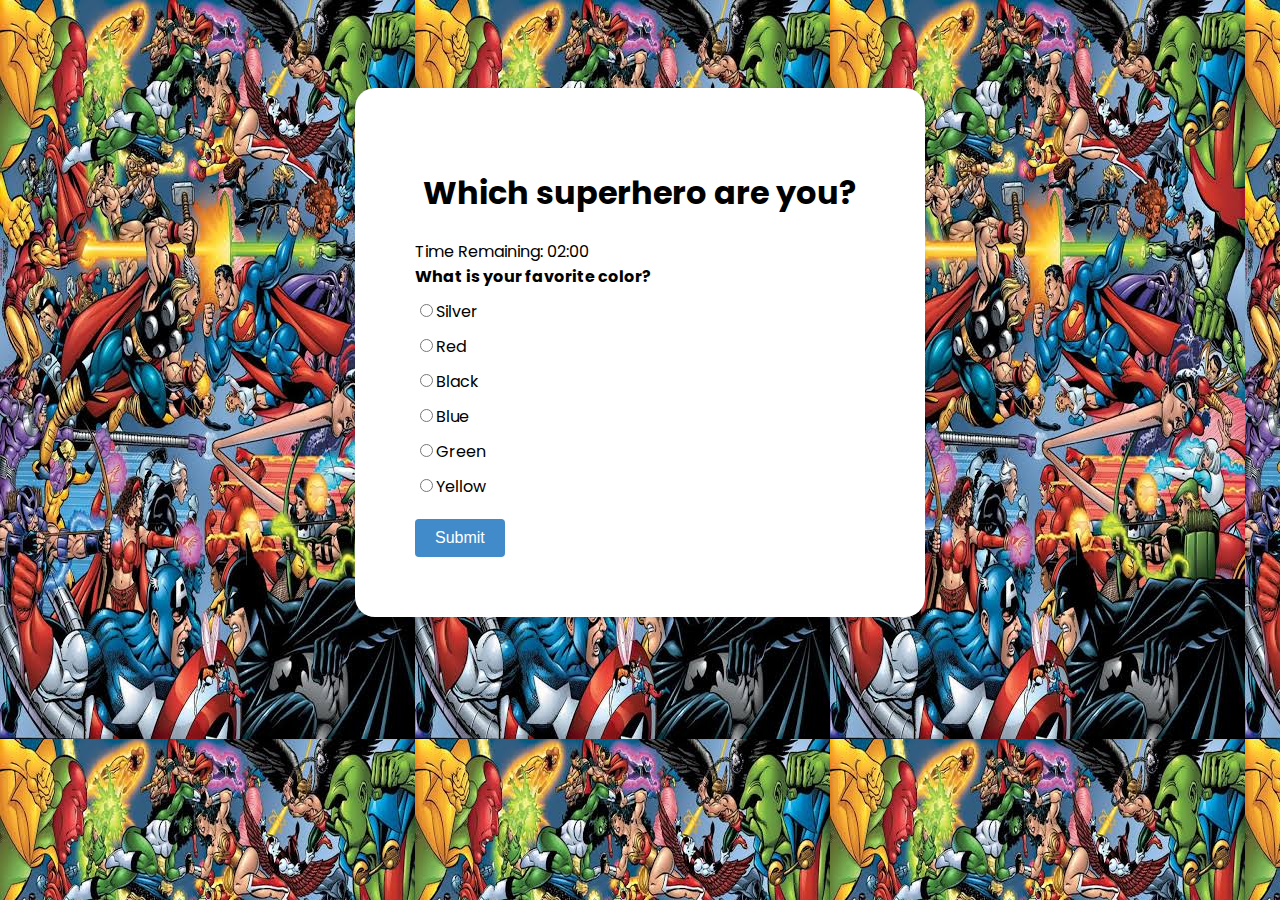
<file: Whichsuperhero.html>
<!DOCTYPE html>
<html>
<head>
  <title>JavaScript Quiz App</title>
  <link rel="stylesheet" href="assets/css/Whichsuperhero.css">
</head>
<body>
  <div class="container">
    <h1>Which superhero are you?</h1>
    <div id="timer">Time Remaining: 02:00</div>
    <div id="quiz"></div>
    <div id="result" class="result"></div>
    <button id="submit" class="button">Submit</button>
    <button id="retry" class="button hide">Retry</button>
    <button id="showAnswer" class="button hide">Show Answer</button>
  </div>
  <script src="assets/js/Whichsuperhero.js"></script>
</body>
</html>
</file>
<file: assets/css/theme-color/green-theme.css>
/*=======================================
Template Design By MarkUps.
Author URI : http://www.markups.io/
========================================*/
.scrollToTop {
  background-color: #ADD8E6;
  border: 2px solid #ADD8E6;
}

.mu-read-more-btn:hover, .mu-read-more-btn:focus {
  background-color: #ADD8E6;
  border-color: #ADD8E6;
}

.mu-post-btn:hover, .mu-post-btn:focus {
  background-color: #ADD8E6;
  border-color: #ADD8E6;
}

#mu-header .mu-header-area .mu-header-top-right .mu-top-social-nav li a:hover, #mu-header .mu-header-area .mu-header-top-right .mu-top-social-nav li a:focus {
  color: #ADD8E6;
}

#mu-menu .navbar-header .navbar-brand i {
  color: #ADD8E6;
}
#mu-menu .navbar-default .navbar-nav li > a:hover, #mu-menu .navbar-default .navbar-nav li > a:focus {
  border-color: #ADD8E6;
  color: #ADD8E6;
}
#mu-menu .navbar-default .navbar-nav li .dropdown-menu {
  border-top: 2px solid #ADD8E6;
}
#mu-menu .navbar-default .navbar-nav li .dropdown-menu li a:hover, #mu-menu .navbar-default .navbar-nav li .dropdown-menu li a:focus {
  background-color: #ADD8E6;
}
#mu-menu .navbar-default .navbar-nav .open a:hover, #mu-menu .navbar-default .navbar-nav .open a:focus {
  background-color: #ADD8E6;
}

#mu-menu .navbar-default .navbar-nav > .active > a, #mu-menu .navbar-default .navbar-nav > .active > a:hover, #mu-menu .navbar-default .navbar-nav > .active > a:focus {
  color: #ADD8E6;
  border-bottom: 2px solid #ADD8E6;
  background-color: transparent;
}

#mu-search .mu-search-area .mu-search-close {
  background-color: #ADD8E6;
}

#mu-slider .mu-slider-single .mu-slider-content span {
  background-color: #ADD8E6;
}
#mu-slider .slick-prev,
#mu-slider .slick-next {
  background-color: #ADD8E6;
}

#mu-features .mu-features-area .mu-features-content .mu-single-feature span {
  color: #ADD8E6;
  border: 1px solid #ADD8E6;
}
#mu-features .mu-features-area .mu-features-content .mu-single-feature a:hover, #mu-features .mu-features-area .mu-features-content .mu-single-feature a:focus {
  color: #ADD8E6;
  border-color: #ADD8E6;
}

#mu-latest-courses .mu-latest-courses-area .mu-latest-courses-content .slick-dots .slick-active {
  background-color: #ADD8E6;
}

.mu-latest-course-single .mu-latest-course-img .mu-latest-course-imgcaption a:hover, .mu-latest-course-single .mu-latest-course-img .mu-latest-course-imgcaption a:focus {
  color: #ADD8E6;
}
.mu-latest-course-single .mu-latest-course-single-content h4 a:hover, .mu-latest-course-single .mu-latest-course-single-content h4 a:focus {
  color: #ADD8E6;
}
.mu-latest-course-single .mu-latest-course-single-content .mu-latest-course-single-contbottom .mu-course-details {
  color: #ADD8E6;
}

#mu-our-teacher .mu-our-teacher-area .mu-our-teacher-content .mu-our-teacher-single .mu-our-teacher-img .mu-our-teacher-social {
  background-color: #ADD8E6;
}
#mu-our-teacher .mu-our-teacher-area .mu-our-teacher-content .mu-our-teacher-single .mu-our-teacher-img .mu-our-teacher-social a:hover, #mu-our-teacher .mu-our-teacher-area .mu-our-teacher-content .mu-our-teacher-single .mu-our-teacher-img .mu-our-teacher-social a:focus {
  color: #ADD8E6;
}

#mu-testimonial .mu-testimonial-area .mu-testimonial-content .mu-testimonial-item .mu-testimonial-info span {
  color: #ADD8E6;
}
#mu-testimonial .mu-testimonial-area .mu-testimonial-content .slick-dots .slick-active {
  background-color: #ADD8E6;
}

.mu-blog-single-item .mu-blog-single-img .mu-blog-caption h3 a:hover {
  color: #ADD8E6;
}
.mu-blog-single-item .mu-blog-meta a:hover, .mu-blog-single-item .mu-blog-meta a:focus {
  color: #ADD8E6;
}
.mu-blog-single-item .mu-blog-description a:hover, .mu-blog-single-item .mu-blog-description a:focus {
  border-color: #ADD8E6;
}

#mu-page-breadcrumb .mu-page-breadcrumb-area .breadcrumb .active {
  color: #ADD8E6;
}

#mu-course-content {
  background-color: #f8f8f8;
  display: inline;
  float: left;
  padding: 100px 0;
  width: 100%;
}
#mu-course-content .mu-course-content-area {
  display: inline;
  float: left;
  width: 100%;
}
#mu-course-content .mu-course-content-area .mu-course-container {
  display: inline;
  float: left;
  width: 100%;
}
#mu-course-content .mu-course-content-area .mu-course-container .mu-latest-course-single {
  border: 1px solid #ccc;
  margin-bottom: 30px;
}
#mu-course-content .mu-course-content-area .mu-sidebar .mu-single-sidebar .mu-sidebar-catg li a:hover, #mu-course-content .mu-course-content-area .mu-sidebar .mu-single-sidebar .mu-sidebar-catg li a:focus {
  color: #ADD8E6;
}
#mu-course-content .mu-course-content-area .mu-sidebar .mu-single-sidebar .mu-sidebar-popular-courses .media .media-body .media-heading a:hover, #mu-course-content .mu-course-content-area .mu-sidebar .mu-single-sidebar .mu-sidebar-popular-courses .media .media-body .media-heading a:focus {
  color: #ADD8E6;
}
#mu-course-content .mu-course-content-area .mu-sidebar .mu-single-sidebar .tag-cloud a:hover, #mu-course-content .mu-course-content-area .mu-sidebar .mu-single-sidebar .tag-cloud a:focus {
  color: #ADD8E6;
  border-color: #ADD8E6;
}

.mu-pagination .pagination li a:hover, .mu-pagination .pagination li a:focus {
  background-color: #ADD8E6;
  border-color: #ADD8E6;
}
.mu-pagination .pagination .active a {
  background-color: #ADD8E6;
  border-color: #ADD8E6;
}

.mu-related-item {
  display: inline;
  float: left;
  margin-top: 30px;
  width: 100%;
}
.mu-related-item .mu-related-item-area #mu-related-item-slide .slick-prev,
.mu-related-item .mu-related-item-area #mu-related-item-slide .slick-next {
  background-color: #ADD8E6;
}

.mu-blog-single .mu-blog-single-item .mu-blog-tags .mu-news-single-tagnav li a:hover, .mu-blog-single .mu-blog-single-item .mu-blog-tags .mu-news-single-tagnav li a:focus {
  color: #ADD8E6;
}
.mu-blog-single .mu-blog-single-item .mu-blog-social .mu-news-social-nav li a:hover, .mu-blog-single .mu-blog-single-item .mu-blog-social .mu-news-social-nav li a:focus {
  background-color: #ADD8E6;
  border-color: #ADD8E6;
}

.mu-blog-single-navigation a:hover, .mu-blog-single-navigation a:focus {
  background-color: #ADD8E6;
  border-color: #ADD8E6;
}

.mu-comments-area {
  display: inline;
  float: left;
  width: 100%;
  margin-top: 20px;
}
.mu-comments-area h3 {
  margin-bottom: 20px;
  padding: 20px;
  border-bottom: 1px solid #ccc;
  padding-left: 0;
}
.mu-comments-area .comments .commentlist li .reply-btn:hover, .mu-comments-area .comments .commentlist li .reply-btn:focus {
  background-color: #ADD8E6;
  border-color: #ADD8E6;
}
.mu-comments-area .comments .commentlist li .author-tag {
  background-color: #ADD8E6;
}
.mu-comments-area .comments .comments-pagination li a:hover, .mu-comments-area .comments .comments-pagination li a:focus {
  color: #ADD8E6;
}

#mu-gallery .mu-gallery-area .mu-gallery-content {
  width: 100%;
}
#mu-gallery .mu-gallery-area .mu-gallery-content .mu-gallery-top ul li {
  background-color: #ADD8E6;
  border: 1px solid #ADD8E6;
}
#mu-gallery .mu-gallery-area .mu-gallery-content .mu-gallery-top ul li:hover, #mu-gallery .mu-gallery-area .mu-gallery-content .mu-gallery-top ul li:focus {
  color: #ADD8E6;
  border-color: #ADD8E6;
}
#mu-gallery .mu-gallery-area .mu-gallery-content .mu-gallery-top ul .active {
  color: #ADD8E6;
  border-color: #ADD8E6;
}
#mu-gallery .mu-gallery-area .mu-gallery-content .mu-gallery-body ul li .mu-single-gallery .mu-single-gallery-item .mu-single-gallery-info .mu-single-gallery-info-inner a {
  background-color: #ADD8E6;
}

#mu-contact .mu-contact-area .mu-contact-content .mu-contact-left .contactform input[type="text"]:focus,
#mu-contact .mu-contact-area .mu-contact-content .mu-contact-left .contactform input[type="email"]:focus,
#mu-contact .mu-contact-area .mu-contact-content .mu-contact-left .contactform input[type="url"]:focus {
  border-color: #ADD8E6;
}
#mu-contact .mu-contact-area .mu-contact-content .mu-contact-left .contactform textarea:focus {
  border-color: #ADD8E6;
}

#mu-error .mu-error-area h2 {
  color: #ADD8E6;
}

#mu-footer .mu-footer-top .mu-footer-top-area .mu-footer-widget ul li a:hover, #mu-footer .mu-footer-top .mu-footer-top-area .mu-footer-widget ul li a:focus {
  color: #ADD8E6;
}
#mu-footer .mu-footer-top .mu-footer-top-area .mu-footer-widget .mu-subscribe-form input[type="email"]:focus {
  border-color: #ADD8E6;
}
#mu-footer .mu-footer-top .mu-footer-top-area .mu-footer-widget .mu-subscribe-form .mu-subscribe-btn {
  background-color: #ADD8E6;
}


/*=======================================
Template Design By MarkUps.
Author URI : http://www.markups.io/
========================================*/
</file>
<file: assets/css/style.css>
/*
  Template Name: Varsity
  Author : MarkUps
  Author URI: http://www.markups.io/
  Version: 1.0
  Tags: light, white, education, online education, school, college, university multi page, custom-colors, Bootstrap, responsive, html5, css3, Sass, template, web template

*/

/* Table of Content
==================================================
#BASIC TYPOGRAPHY
#HEADER SECTION
#NAVBAR SECTION
#SLIDER SECTION
#SERVICE SECTION
#ABOUT US SECTION
#COUNTER SECTION
#FEATURES SECTION
#LATEST COURSES SECTION
#TEACHER SECTION
#TESTIMONIAL SECTION
#FROM BLOG SECTION
# COURSES PAGE
#BLOG PAGE
#GALLERY PAGE
#CONTACT PAGE
#ERROR  PAGE
#FOOTER SECTION
#RESPONSIVE DESIGN
*/

/* BASE - Base tyles, Variables, Mixins, etc. */
body {
  background-color: #ffffff;
  font-family: "Roboto", sans-serif;
  color: #333333;
  font-size: 16px;
  overflow-x: hidden;
}

.no-padding {
  padding: 0;
}

.no-border {
  border: none;
}

/* MODULES - Individual site components */
ul {
  padding: 0;
  margin: 0;
  list-style: none;
}

a {
  text-decoration: none;
  color: #333333;
}

a:hover,
a:focus {
  outline: none;
  text-decoration: none;
}

h1, h2, h3, h4, h5, h6 {
  font-family: "Montserrat", sans-serif;
}

h2 {
  font-size: 30px;
  font-weight: 700;
  line-height: 40px;
  margin: 0;
}

img {
  border: none;
}

.mu-read-more-btn {
  border: 1px solid #fff;
  color: #fff;
  display: inline-block;
  margin-top: 10px;
  padding: 10px 20px;
  text-transform: uppercase;
  -webkit-transition: all 0.5s;
  -moz-transition: all 0.5s;
  -ms-transition: all 0.5s;
  -o-transition: all 0.5s;
  transition: all 0.5s;
}
.mu-read-more-btn:hover, .mu-read-more-btn:focus {
  color: #fff;
}

.mu-post-btn {
  background-color: transparent;
  border: 1px solid #ccc;
  display: inline-block;
  font-size: 16px;
  padding: 10px 18px;
  -webkit-transition: all 0.5s;
  -moz-transition: all 0.5s;
  -ms-transition: all 0.5s;
  -o-transition: all 0.5s;
  transition: all 0.5s;
}
.mu-post-btn:hover, .mu-post-btn:focus {
  color: #fff;
}

/* LAYOUTS - Page layout styles */
/*==================
 HEADER SECTION
====================*/
#mu-header {
  background-color: #f8f8f8;
  display: inline;
  float: left;
  width: 100%;
}
#mu-header .mu-header-area {
  display: inline;
  float: left;
  padding: 10px 0;
  width: 100%;
}
#mu-header .mu-header-area .mu-header-top-left {
  display: inline;
  float: left;
  width: 100%;
}
#mu-header .mu-header-area .mu-header-top-left .mu-top-email {
  display: inline;
  float: left;
  font-size: 14px;
}
#mu-header .mu-header-area .mu-header-top-left .mu-top-email i {
  margin-right: 5px;
}
#mu-header .mu-header-area .mu-header-top-left .mu-top-phone {
  border-left: 1px solid #ddd;
  display: inline;
  font-size: 14px;
  float: left;
  margin-left: 15px;
  padding-left: 15px;
}
#mu-header .mu-header-area .mu-header-top-left .mu-top-phone i {
  margin-right: 5px;
}
#mu-header .mu-header-area .mu-header-top-right {
  display: inline;
  float: left;
  text-align: right;
  width: 100%;
}
#mu-header .mu-header-area .mu-header-top-right .mu-top-social-nav {
  display: inline-block;
}
#mu-header .mu-header-area .mu-header-top-right .mu-top-social-nav li {
  display: inline-block;
}
#mu-header .mu-header-area .mu-header-top-right .mu-top-social-nav li a {
  display: inline-block;
  font-size: 14px;
  padding: 0 8px;
  -webkit-transition: all 0.5s;
  -moz-transition: all 0.5s;
  -ms-transition: all 0.5s;
  -o-transition: all 0.5s;
  transition: all 0.5s;
}

/*==================
 NAVBAR SECTION
====================*/
#mu-menu {
  display: inline;
  float: left;
  width: 100%;
}
#mu-menu .navbar-header .navbar-brand {
  color: #77C3EC;
  font-family: "Montserrat", sans-serif;
  font-size: 26px;
  font-weight: bold;
  text-transform: uppercase;
  letter-spacing: 0.5px;
}

#mu-menu .navbar-header .navbar-brand i {
  font-size: 35px;
}
#mu-menu .navbar-header .navbar-brand span {
  margin-left: 4px;
}

#logoimg {
  position: relative;
  bottom: 18px;
  right: 19px;
}

#mu-menu .navbar-default {
  background-color: #fff;
  border-radius: 0;
  border-left: none;
  border-right: none;
  margin-bottom: 0px;
}
#mu-menu .navbar-default .navbar-nav li > a {
  border-bottom: 2px solid transparent;
  padding-bottom: 25px;
  padding-top: 25px;
  margin-bottom: -1px;
  -webkit-transition: all 0.5s;
  -moz-transition: all 0.5s;
  -ms-transition: all 0.5s;
  -o-transition: all 0.5s;
  transition: all 0.5s;
}
#mu-menu .navbar-default .navbar-nav li #mu-search-icon:hover, #mu-menu .navbar-default .navbar-nav li #mu-search-icon:focus {
  border: none;
}
#mu-menu .navbar-default .navbar-nav li .dropdown-menu {
  border-radius: 0px;
}
#mu-menu .navbar-default .navbar-nav li .dropdown-menu li a {
  color: #333333;
  padding-top: 10px;
  padding-bottom: 10px;
}
#mu-menu .navbar-default .navbar-nav li .dropdown-menu li a:hover, #mu-menu .navbar-default .navbar-nav li .dropdown-menu li a:focus {
  color: #fff;
}
#mu-menu .navbar-default .navbar-nav .open a:hover, #mu-menu .navbar-default .navbar-nav .open a:focus {
  color: #fff;
}

/* ALL SECTION */
/*scrol to top*/
.scrollToTop {
  border-radius: 4px;
  bottom: 60px;
  color: #fff;
  display: none;
  font-size: 30px;
  line-height: 50px;
  height: 50px;
  font-family: "Montserrat", sans-serif;
  padding: 5px 0;
  position: fixed;
  right: 20px;
  text-align: center;
  text-decoration: none;
  width: 50px;
  z-index: 999;
  -webkit-transition: all 0.5s ease 0s;
  -moz-transition: all 0.5s ease 0s;
  -ms-transition: all 0.5s ease 0s;
  -o-transition: all 0.5s ease 0s;
  transition: all 0.5s ease 0s;
}
.scrollToTop i {
  display: block;
}
.scrollToTop span {
  display: block;
  text-transform: uppercase;
  font-size: 14px;
  font-weight: bold;
}

.scrollToTop:hover,
.scrollToTop:focus {
  color: #fff;
}

#mu-search {
  background-color: rgba(0, 0, 0, 0.9);
  height: 100%;
  left: 0;
  opacity: 1;
  position: fixed;
  top: 0;
  transform: translateY(-100%) scale(0);
  -webkit-transition: all 0.5s ease-in-out 0s;
  -moz-transition: all 0.5s ease-in-out 0s;
  -ms-transition: all 0.5s ease-in-out 0s;
  -o-transition: all 0.5s ease-in-out 0s;
  transition: all 0.5s ease-in-out 0s;
  width: 100%;
  z-index: 99999;
}
#mu-search .mu-search-area {
  display: inline;
  float: left;
  width: 100%;
  padding: 20% 0;
  text-align: center;
}
#mu-search .mu-search-area .mu-search-close {
  border: none;
  color: #fff;
  display: inline-block;
  font-size: 25px;
  outline: none;
  height: 50px;
  line-height: 50px;
  position: absolute;
  right: 100px;
  text-align: center;
  top: 50px;
  width: 50px;
}
#mu-search .mu-search-area .mu-search-form input[type="search"] {
  background: transparent none repeat scroll 0 0;
  border: medium none;
  color: #fff;
  font-size: 45px;
  font-family: "Montserrat", sans-serif;
  height: 100px;
  outline: medium none;
  text-align: center;
  width: 100%;
}

#mu-search.mu-search-open {
  transform: translateY(0) scale(1);
}

/*==================
 SLIDER SECTION
====================*/
#mu-slider {
  display: inline;
  float: left;
  width: 100%;
}
#mu-slider .mu-slider-single {
  display: inline;
  float: left;
  width: 100%;
  position: relative;
}
#mu-slider .mu-slider-single .mu-slider-img {
  display: inline;
  float: left;
  width: 100%;
  height: 500px;
}
#mu-slider .mu-slider-single .mu-slider-img:after {
  background-color: rgba(0, 0, 0, 0.5);
  content: '';
  position: absolute;
  left: 0;
  right: 0;
  top: 0;
  bottom: 0;
}
#mu-slider .mu-slider-single .mu-slider-img figure {
  height: 100%;
  width: 100%;
}
#mu-slider .mu-slider-single .mu-slider-img figure img {
  width: 100%;
  height: 100%;
}
#mu-slider .mu-slider-single .mu-slider-content {
  color: #fff;
  position: absolute;
  left: 0;
  right: 0;
  top: 20%;
  padding: 0 15%;
  width: 100%;
  text-align: center;
  height: 100%;
}
#mu-slider .mu-slider-single .mu-slider-content h4 {
  letter-spacing: 1px;
  margin-bottom: 0;
}
#mu-slider .mu-slider-single .mu-slider-content span {
  display: inline-block;
  height: 1px;
  width: 100px;
}
#mu-slider .mu-slider-single .mu-slider-content h2 {
  font-size: 50px;
  line-height: 80px;
  margin-bottom: 10px;
}
#mu-slider .mu-slider-single .mu-slider-content p {
  font-size: 18px;
  letter-spacing: 0.5px;
  line-height: 28px;
}
#mu-slider .mu-slider-single .mu-slider-content a {
  margin-top: 25px;
}
#mu-slider .slick-prev,
#mu-slider .slick-next {
  height: 60px;
  width: 60px;
}
#mu-slider .slick-prev:before,
#mu-slider .slick-next:before {
  color: #fff;
  font-size: 25px;
}

/*==================
 SERVICE SECTION
====================*/
#mu-service {
  display: inline;
  float: left;
  margin-top: -80px;
  width: 100%;
}
#mu-service .mu-service-area {
  display: inline;
  float: left;
  width: 100%;
}
#mu-service .mu-service-area .mu-service-single {
  background-color: #77C3EC;
  color: #fff;
  display: inline;
  float: left;
  padding: 35px 25px;
  text-align: center;
  width: 33.33%;
}
#mu-service .mu-service-area .mu-service-single:nth-child(2) {
  background-color: #2ecc71;
}
#mu-service .mu-service-area .mu-service-single:nth-child(3) {
  background-color: #45a0de;
}
#mu-service .mu-service-area .mu-service-single span {
  font-size: 30px;
}
#mu-service .mu-service-area .mu-service-single h3 {
  font-size: 25px;
}
#mu-service .mu-service-area .mu-service-single p {
  font-weight: lighter;
}

/*==================
 ABOUT SECTION
====================*/
#mu-about-us {
  display: inline;
  float: left;
  width: 100%;
  padding: 100px 0;
}
#mu-about-us .mu-about-us-area {
  display: inline;
  float: left;
  width: 100%;
}
#mu-about-us .mu-about-us-area .mu-about-us-left {
  display: inline;
  float: left;
  width: 100%;
}
#mu-about-us .mu-about-us-area .mu-about-us-left h2 {
  font-size: 40px;
  margin-bottom: 20px;
  text-align: left;
}
#mu-about-us .mu-about-us-area .mu-about-us-left ul {
  margin-left: 25px;
  margin-bottom: 15px;
}
#mu-about-us .mu-about-us-area .mu-about-us-left ul li {
  line-height: 30px;
  list-style: circle;
}
#mu-about-us .mu-about-us-area .mu-about-us-right {
  display: inline;
  float: left;
  width: 100%;
  display: block;
  width: 100%;
  background-color: #ccc;
}
#mu-about-us .mu-about-us-area .mu-about-us-right a {
  display: block;
  width: 100%;
  position: relative;
}
#mu-about-us .mu-about-us-area .mu-about-us-right a img {
  width: 100%;
}
#mu-about-us .mu-about-us-area .mu-about-us-right a:after {
  background-color: rgba(0, 0, 0, 0.8);
  bottom: 0;
  color: #ddd;
  content: '\f04b';
  font-family: fontAwesome;
  font-size: 50px;
  left: 0;
  padding-top: 27%;
  position: absolute;
  right: 0;
  text-align: center;
  top: 0;
}

/*==== about us dynamic video player ====*/
#about-video-popup {
  background-color: rgba(0, 0, 0, 0.9);
  position: fixed;
  left: 0;
  top: 0;
  right: 0;
  text-align: center;
  bottom: 0;
  z-index: 99999;
}
#about-video-popup span {
  color: #fff;
  cursor: pointer;
  float: right;
  font-size: 30px;
  margin-right: 50px;
  margin-top: 50px;
}
#about-video-popup iframe {
  background: url(../img/loader.gif) center center no-repeat;
  margin: 10% auto;
  width: 650px;
  height: 450px;
}

.mu-title {
  display: inline;
  float: left;
  text-align: center;
  width: 100%;
}
.mu-title h2 {
  color: #000;
  margin-bottom: 10px;
  text-transform: uppercase;
}
.mu-title p {
  color: #555;
  letter-spacing: 0.3px;
  line-height: 1.7;
  padding: 0 120px;
}

/*==================
 ABOUT US COUNTER SECTION
====================*/
#mu-abtus-counter {
  background-image: url("../img/images (32).jpeg");
  background-repeat: no-repeat;
  background-size: 10%;
  display: inline;
  float: left;
  padding: 100px 0;
  width: 100%;
}
#mu-abtus-counter .mu-abtus-counter-area {
  display: inline;
  float: left;
  width: 100%;
}
#mu-abtus-counter .mu-abtus-counter-area .mu-abtus-counter-single {
  border-right: 2px solid #888;
  display: inline;
  float: left;
  text-align: center;
  width: 100%;
}
#mu-abtus-counter .mu-abtus-counter-area .mu-abtus-counter-single span {
  color: #fff;
  display: inline-block;
  font-size: 50px;
}
#mu-abtus-counter .mu-abtus-counter-area .mu-abtus-counter-single h4 {
  color: #fff;
  font-size: 40px;
  font-weight: bold;
  margin-bottom: 5px;
  margin-top: 20px;
}
#mu-abtus-counter .mu-abtus-counter-area .mu-abtus-counter-single p {
  color: #fff;
  font-size: 18px;
  text-transform: uppercase;
}
#mu-abtus-counter .mu-abtus-counter-area .no-border {
  border: none;
}

/*==================
 FEATURES SECTION
====================*/
#mu-features {
  display: inline;
  float: left;
  padding: 100px 0;
  width: 100%;
}
#mu-features .mu-features-area {
  display: inline;
  float: left;
  width: 100%;
}
#mu-features .mu-features-area .mu-features-content {
  display: inline;
  float: left;
  margin-top: 50px;
  width: 100%;
}
#mu-features .mu-features-area .mu-features-content .mu-single-feature {
  display: inline;
  float: left;
  margin-bottom: 30px;
  margin-top: 30px;
  padding: 0 10px;
  width: 100%;
}
#mu-features .mu-features-area .mu-features-content .mu-single-feature span {
  font-size: 25px;
  padding: 10px 15px;
}
#mu-features .mu-features-area .mu-features-content .mu-single-feature h4 {
  margin-bottom: 15px;
  margin-top: 15px;
  padding-bottom: 10px;
  position: relative;
}
#mu-features .mu-features-area .mu-features-content .mu-single-feature h4:after {
  background-color: #333;
  content: '';
  left: 0;
  right: 0;
  bottom: 0;
  height: 2px;
  width: 70px;
  position: absolute;
}
#mu-features .mu-features-area .mu-features-content .mu-single-feature p {
  font-size: 15px;
  letter-spacing: 0.3px;
  line-height: 1.7;
}
#mu-features .mu-features-area .mu-features-content .mu-single-feature a {
  border: 1px solid #888;
  display: inline-block;
  font-size: 14px;
  margin-top: 10px;
  padding: 5px 10px;
  text-transform: uppercase;
  -webkit-transition: all 0.5s;
  -moz-transition: all 0.5s;
  -ms-transition: all 0.5s;
  -o-transition: all 0.5s;
  transition: all 0.5s;
}

/*==================
 LATEST COURSES SECTION
====================*/
#mu-latest-courses {
  background-color: #333;
  display: inline;
  float: left;
  padding: 100px 0;
  width: 100%;
}
#mu-latest-courses .mu-latest-courses-area {
  display: inline;
  float: left;
  width: 100%;
}
#mu-latest-courses .mu-latest-courses-area .mu-title h2 {
  color: #fff;
}
#mu-latest-courses .mu-latest-courses-area .mu-title p {
  color: #fff;
}
#mu-latest-courses .mu-latest-courses-area .mu-latest-courses-content {
  display: inline;
  float: left;
  margin-top: 50px;
  width: 100%;
}
#mu-latest-courses .mu-latest-courses-area .mu-latest-courses-content .slick-slide {
  outline: none;
}
#mu-latest-courses .mu-latest-courses-area .mu-latest-courses-content .slick-dots li {
  background-color: #fff;
  border-radius: 4px;
  height: 8px;
  width: 20px;
}
#mu-latest-courses .mu-latest-courses-area .mu-latest-courses-content .slick-dots li button {
  display: none;
}

.mu-latest-course-single {
  background-color: #fff;
  display: inline;
  float: left;
  width: 100%;
}
.mu-latest-course-single .mu-latest-course-img {
  display: inline;
  float: left;
  width: 100%;
}
.mu-latest-course-single .mu-latest-course-img a {
  display: block;
}
.mu-latest-course-single .mu-latest-course-img a img {
  width: 100%;
}
.mu-latest-course-single .mu-latest-course-img .mu-latest-course-imgcaption {
  background-color: #f8f8f8;
  display: inline;
  float: left;
  padding: 10px 15px;
  width: 100%;
}
.mu-latest-course-single .mu-latest-course-img .mu-latest-course-imgcaption a {
  display: inline-block;
  float: left;
  -webkit-transition: all 0.5s;
  -moz-transition: all 0.5s;
  -ms-transition: all 0.5s;
  -o-transition: all 0.5s;
  transition: all 0.5s;
}
.mu-latest-course-single .mu-latest-course-img .mu-latest-course-imgcaption span {
  float: right;
}
.mu-latest-course-single .mu-latest-course-img .mu-latest-course-imgcaption span i {
  margin-right: 5px;
}
.mu-latest-course-single .mu-latest-course-single-content {
  display: inline;
  float: left;
  width: 100%;
  padding: 15px;
}
.mu-latest-course-single .mu-latest-course-single-content h4 {
  color: #333;
  line-height: 1.4;
}
.mu-latest-course-single .mu-latest-course-single-content h4 a {
  color: #333;
  -webkit-transition: all 0.5s;
  -moz-transition: all 0.5s;
  -ms-transition: all 0.5s;
  -o-transition: all 0.5s;
  transition: all 0.5s;
}
.mu-latest-course-single .mu-latest-course-single-content p {
  font-size: 14px;
  letter-spacing: 0.3px;
  line-height: 1.7;
}
.mu-latest-course-single .mu-latest-course-single-content .mu-latest-course-single-contbottom {
  border-top: 1px solid #ccc;
  display: inline;
  float: left;
  margin-top: 15px;
  padding-top: 15px;
  width: 100%;
}
.mu-latest-course-single .mu-latest-course-single-content .mu-latest-course-single-contbottom .mu-course-details {
  display: inline-block;
  float: left;
  -webkit-transition: all 0.5s;
  -moz-transition: all 0.5s;
  -ms-transition: all 0.5s;
  -o-transition: all 0.5s;
  transition: all 0.5s;
}
.mu-latest-course-single .mu-latest-course-single-content .mu-latest-course-single-contbottom .mu-course-details:hover, .mu-latest-course-single .mu-latest-course-single-content .mu-latest-course-single-contbottom .mu-course-details:focus {
  color: #333;
}
.mu-latest-course-single .mu-latest-course-single-content .mu-latest-course-single-contbottom .mu-course-price {
  display: inline-block;
  float: right;
}

/*==================
 TEACHER SECTION
====================*/
#mu-our-teacher {
  display: inline;
  float: left;
  padding: 100px 0;
  width: 100%;
}
#mu-our-teacher .mu-our-teacher-area {
  display: inline;
  float: left;
  width: 100%;
}
#mu-our-teacher .mu-our-teacher-area .mu-our-teacher-content {
  display: inline;
  float: left;
  margin-top: 50px;
  width: 100%;
}
#mu-our-teacher .mu-our-teacher-area .mu-our-teacher-content .mu-our-teacher-single {
  display: inline;
  float: left;
  width: 100%;
}
#mu-our-teacher .mu-our-teacher-area .mu-our-teacher-content .mu-our-teacher-single:hover .mu-our-teacher-img .mu-our-teacher-social {
  opacity: 1;
}
#mu-our-teacher .mu-our-teacher-area .mu-our-teacher-content .mu-our-teacher-single:hover .mu-our-teacher-img .mu-our-teacher-social a {
  -moz-transform: translateY(0%);
  -o-transform: translateY(0%);
  -ms-transform: translateY(0%);
  -webkit-transform: translateY(0%);
  transform: translateY(0%);
}
#mu-our-teacher .mu-our-teacher-area .mu-our-teacher-content .mu-our-teacher-single .mu-our-teacher-img {
  background-color: #ccc;
  display: inline;
  position: relative;
  float: left;
  width: 100%;
}
#mu-our-teacher .mu-our-teacher-area .mu-our-teacher-content .mu-our-teacher-single .mu-our-teacher-img img {
  width: 100%;
}
#mu-our-teacher .mu-our-teacher-area .mu-our-teacher-content .mu-our-teacher-single .mu-our-teacher-img .mu-our-teacher-social {
  bottom: 0;
  left: 0;
  opacity: 0;
  overflow: hidden;
  padding-top: 43.5%;
  position: absolute;
  right: 0;
  text-align: center;
  top: 0;
  -webkit-transition: all 0.5s;
  -moz-transition: all 0.5s;
  -ms-transition: all 0.5s;
  -o-transition: all 0.5s;
  transition: all 0.5s;
}
#mu-our-teacher .mu-our-teacher-area .mu-our-teacher-content .mu-our-teacher-single .mu-our-teacher-img .mu-our-teacher-social a {
  border: 2px solid #fff;
  color: #fff;
  display: inline-block;
  font-size: 18px;
  height: 40px;
  line-height: 40px;
  margin: 0 5px;
  width: 40px;
  -moz-transform: translateY(-1000%);
  -o-transform: translateY(-1000%);
  -ms-transform: translateY(-1000%);
  -webkit-transform: translateY(-1000%);
  transform: translateY(-1000%);
  -webkit-transition: all 0.5s;
  -moz-transition: all 0.5s;
  -ms-transition: all 0.5s;
  -o-transition: all 0.5s;
  transition: all 0.5s;
}
#mu-our-teacher .mu-our-teacher-area .mu-our-teacher-content .mu-our-teacher-single .mu-our-teacher-img .mu-our-teacher-social a:hover, #mu-our-teacher .mu-our-teacher-area .mu-our-teacher-content .mu-our-teacher-single .mu-our-teacher-img .mu-our-teacher-social a:focus {
  background-color: #FFF;
}
#mu-our-teacher .mu-our-teacher-area .mu-our-teacher-content .mu-our-teacher-single .mu-ourteacher-single-content {
  display: inline;
  float: left;
  width: 100%;
}
#mu-our-teacher .mu-our-teacher-area .mu-our-teacher-content .mu-our-teacher-single .mu-ourteacher-single-content h4 {
  margin-bottom: 0;
  margin-top: 20px;
  text-transform: uppercase;
}
#mu-our-teacher .mu-our-teacher-area .mu-our-teacher-content .mu-our-teacher-single .mu-ourteacher-single-content span {
  color: #000;
  display: block;
  font-size: 14px;
  margin-bottom: 8px;
  margin-top: 5px;
}
#mu-our-teacher .mu-our-teacher-area .mu-our-teacher-content .mu-our-teacher-single .mu-ourteacher-single-content p {
  font-size: 15px;
}

/*==================
 TESTIMONIAL SECTION
====================*/
#mu-testimonial {
  background-attachment: fixed;
  background-image: url("../img/teachers/ba221350-494c-4688-b44f-f40cc2e9288a.jpeg");
  background-position: center center;
  background-size: cover;
  display: inline;
  float: left;
  padding: 100px 0;
  position: relative;
  width: 100%;
  z-index: 10;
}
#mu-testimonial:after {
  background-color: rgba(0, 0, 0, 0.8);
  content: '';
  position: absolute;
  left: 0;
  top: 0;
  bottom: 0;
  right: 0;
}
#mu-testimonial .mu-testimonial-area {
  display: inline;
  float: left;
  padding: 0 150px;
  position: relative;
  width: 100%;
  z-index: 99;
}
#mu-testimonial .mu-testimonial-area .mu-testimonial-content {
  display: inline;
  float: left;
  width: 100%;
}
#mu-testimonial .mu-testimonial-area .mu-testimonial-content .mu-testimonial-item {
  display: inline;
  float: left;
  width: 100%;
  outline: none;
}
#mu-testimonial .mu-testimonial-area .mu-testimonial-content .mu-testimonial-item .mu-testimonial-quote {
  background-color: #333;
  border-radius: 4px;
  display: inline;
  float: left;
  padding: 60px 30px;
  width: 100%;
}
#mu-testimonial .mu-testimonial-area .mu-testimonial-content .mu-testimonial-item .mu-testimonial-quote blockquote {
  border: none;
  text-align: center;
  margin-bottom: 0;
  position: relative;
}
#mu-testimonial .mu-testimonial-area .mu-testimonial-content .mu-testimonial-item .mu-testimonial-quote blockquote:before {
  content: '\f10d';
  color: #fff;
  font-family: fontAwesome;
  font-style: italic;
  left: 2%;
  position: absolute;
  top: 0;
}
#mu-testimonial .mu-testimonial-area .mu-testimonial-content .mu-testimonial-item .mu-testimonial-quote blockquote p {
  color: #fff;
  font-size: 16px;
  font-style: italic;
  letter-spacing: 0.5px;
  line-height: 1.8;
  margin-bottom: 0;
}
#mu-testimonial .mu-testimonial-area .mu-testimonial-content .mu-testimonial-item .mu-testimonial-img {
  display: inline;
  float: left;
  width: 100%;
  text-align: center;
}
#mu-testimonial .mu-testimonial-area .mu-testimonial-content .mu-testimonial-item .mu-testimonial-img img {
  background-color: #555;
  border: 1px solid #888;
  border-radius: 50%;
  margin: -50px auto 5px;
  padding: 0;
  width: 120px;
}
#mu-testimonial .mu-testimonial-area .mu-testimonial-content .mu-testimonial-item .mu-testimonial-info {
  display: inline;
  float: left;
  width: 100%;
  text-align: center;
}
#mu-testimonial .mu-testimonial-area .mu-testimonial-content .mu-testimonial-item .mu-testimonial-info h4 {
  color: #fff;
  font-size: 20px;
  margin-bottom: 0px;
}
#mu-testimonial .mu-testimonial-area .mu-testimonial-content .mu-testimonial-item .mu-testimonial-info span {
  font-size: 14px;
  letter-spacing: 0.3px;
}
#mu-testimonial .mu-testimonial-area .mu-testimonial-content .slick-dots li {
  background-color: #fff;
  height: 8px;
  width: 20px;
}
#mu-testimonial .mu-testimonial-area .mu-testimonial-content .slick-dots li button {
  display: none;
}

/*==================
 FROM BLOG SECTION
====================*/
#mu-from-blog {
  display: inline;
  float: left;
  padding: 100px 0;
  width: 100%;
}
#mu-from-blog .mu-from-blog-area {
  display: inline;
  float: left;
  width: 100%;
}
#mu-from-blog .mu-from-blog-area .mu-from-blog-content {
  display: inline;
  float: left;
  margin-top: 50px;
  width: 100%;
}

.mu-blog-single-item {
  display: inline;
  float: left;
  width: 100%;
}
.mu-blog-single-item .mu-blog-single-img {
  display: inline;
  float: left;
  width: 100%;
}
.mu-blog-single-item .mu-blog-single-img a {
  display: block;
}
.mu-blog-single-item .mu-blog-single-img a img {
  width: 100%;
}
.mu-blog-single-item .mu-blog-single-img .mu-blog-caption {
  display: inline;
  float: left;
  width: 100%;
}
.mu-blog-single-item .mu-blog-single-img .mu-blog-caption h3 a {
  -webkit-transition: all 0.5s;
  -moz-transition: all 0.5s;
  -ms-transition: all 0.5s;
  -o-transition: all 0.5s;
  transition: all 0.5s;
}
.mu-blog-single-item .mu-blog-meta {
  display: inline;
  float: left;
  margin-bottom: 15px;
  width: 100%;
  margin-top: 5px;
}
.mu-blog-single-item .mu-blog-meta a {
  display: inline-block;
  float: left;
  letter-spacing: 0.5px;
  margin-right: 10px;
  -webkit-transition: all 0.5s;
  -moz-transition: all 0.5s;
  -ms-transition: all 0.5s;
  -o-transition: all 0.5s;
  transition: all 0.5s;
}
.mu-blog-single-item .mu-blog-meta span {
  display: inline-block;
  float: left;
}
.mu-blog-single-item .mu-blog-meta span i {
  margin-right: 7px;
}
.mu-blog-single-item .mu-blog-description {
  display: inline;
  float: left;
  width: 100%;
}
.mu-blog-single-item .mu-blog-description p {
  font-size: 15px;
  letter-spacing: 0.3px;
  line-height: 1.7;
}
.mu-blog-single-item .mu-blog-description a {
  border-color: #555;
  color: #555;
  font-size: 14px;
  margin-top: 15px;
}
.mu-blog-single-item .mu-blog-description a:hover, .mu-blog-single-item .mu-blog-description a:focus {
  color: #fff;
}

/*==================
 COURSES PAGE
====================*/
#mu-page-breadcrumb {
  background-color: #333;
  display: inline;
  float: left;
  padding: 30px 0;
  width: 100%;
}
#mu-page-breadcrumb .mu-page-breadcrumb-area {
  display: inline;
  float: left;
  width: 100%;
}
#mu-page-breadcrumb .mu-page-breadcrumb-area h2 {
  text-align: center;
  color: #fff;
}
#mu-page-breadcrumb .mu-page-breadcrumb-area .breadcrumb {
  background-color: transparent;
  border-radius: 0;
  margin-bottom: 0;
  margin-top: 10px;
  text-align: center;
}
#mu-page-breadcrumb .mu-page-breadcrumb-area .breadcrumb li {
  color: #fff;
}
#mu-page-breadcrumb .mu-page-breadcrumb-area .breadcrumb li a {
  color: #fff;
}

#mu-course-content {
  background-color: #f8f8f8;
  display: inline;
  float: left;
  padding: 100px 0;
  width: 100%;
}
#mu-course-content .mu-course-content-area {
  display: inline;
  float: left;
  width: 100%;
}
#mu-course-content .mu-course-content-area .mu-course-container {
  display: inline;
  float: left;
  width: 100%;
}
#mu-course-content .mu-course-content-area .mu-course-container .mu-latest-course-single {
  border: 1px solid #ccc;
  margin-bottom: 30px;
}
#mu-course-content .mu-course-content-area .mu-sidebar {
  display: inline;
  float: left;
  width: 100%;
}
#mu-course-content .mu-course-content-area .mu-sidebar .mu-single-sidebar {
  background-color: #FFF;
  display: inline;
  float: left;
  margin-bottom: 25px;
  padding: 0 10px 10px;
  width: 100%;
}
#mu-course-content .mu-course-content-area .mu-sidebar .mu-single-sidebar .mu-sidebar-catg {
  padding-left: 15px;
}
#mu-course-content .mu-course-content-area .mu-sidebar .mu-single-sidebar .mu-sidebar-catg li a {
  color: #333;
  display: inline-block;
  font-size: 15px;
  font-weight: normal;
  padding: 5px 0 5px 15px;
  position: relative;
  text-transform: capitalize;
  -webkit-transition: all 0.5s ease 0s;
  -moz-transition: all 0.5s ease 0s;
  -ms-transition: all 0.5s ease 0s;
  -o-transition: all 0.5s ease 0s;
  transition: all 0.5s ease 0s;
}
#mu-course-content .mu-course-content-area .mu-sidebar .mu-single-sidebar .mu-sidebar-catg li a:hover, #mu-course-content .mu-course-content-area .mu-sidebar .mu-single-sidebar .mu-sidebar-catg li a:focus {
  margin-left: 5px;
}
#mu-course-content .mu-course-content-area .mu-sidebar .mu-single-sidebar .mu-sidebar-catg li a:before {
  content: "\f101";
  font-family: FontAwesome;
  left: 0;
  position: absolute;
  top: 5px;
}
#mu-course-content .mu-course-content-area .mu-sidebar .mu-single-sidebar .mu-sidebar-popular-courses {
  display: inline;
  float: left;
  margin-top: 10px;
  width: 100%;
}
#mu-course-content .mu-course-content-area .mu-sidebar .mu-single-sidebar .mu-sidebar-popular-courses .media .media-left .media-object {
  width: 70px;
  height: 60px;
}
#mu-course-content .mu-course-content-area .mu-sidebar .mu-single-sidebar .mu-sidebar-popular-courses .media .media-body .media-heading {
  font-size: 16px;
}
#mu-course-content .mu-course-content-area .mu-sidebar .mu-single-sidebar .mu-sidebar-popular-courses .media .media-body .media-heading a {
  -webkit-transition: all 0.5s;
  -moz-transition: all 0.5s;
  -ms-transition: all 0.5s;
  -o-transition: all 0.5s;
  transition: all 0.5s;
}
#mu-course-content .mu-course-content-area .mu-sidebar .mu-single-sidebar .mu-sidebar-popular-courses .media .media-body .popular-course-price {
  font-size: 14px;
}
#mu-course-content .mu-course-content-area .mu-sidebar .mu-single-sidebar .mu-sidebar-archives li a:before {
  content: '\f0da';
}
#mu-course-content .mu-course-content-area .mu-sidebar .mu-single-sidebar .mu-sidebar-archives li a span {
  margin-left: 5px;
}
#mu-course-content .mu-course-content-area .mu-sidebar .mu-single-sidebar .tag-cloud {
  display: inline;
  float: left;
  margin-top: 5px;
  width: 100%;
}
#mu-course-content .mu-course-content-area .mu-sidebar .mu-single-sidebar .tag-cloud a {
  border-bottom: 1px solid #ccc;
  display: inline-block;
  font-size: 15px;
  letter-spacing: 0.3px;
  margin: 0 5px 10px;
  padding: 5px;
  -webkit-transition: all 0.5s;
  -moz-transition: all 0.5s;
  -ms-transition: all 0.5s;
  -o-transition: all 0.5s;
  transition: all 0.5s;
}
#mu-course-content .mu-course-content-area .mu-course-details {
  background-color: #FFF;
}
#mu-course-content .mu-course-content-area .mu-course-details .mu-latest-course-single {
  border: none;
}
#mu-course-content .mu-course-content-area .mu-course-details .mu-latest-course-single .mu-latest-course-imgcaption {
  background-color: #FFF;
}
#mu-course-content .mu-course-content-area .mu-course-details .mu-latest-course-single .mu-latest-course-single-content h2 {
  line-height: 1.7;
  margin-bottom: 20px;
}
#mu-course-content .mu-course-content-area .mu-course-details .mu-latest-course-single .mu-latest-course-single-content h4 {
  border-bottom: 1px solid #ccc;
  padding-bottom: 10px;
}
#mu-course-content .mu-course-content-area .mu-course-details .mu-latest-course-single .mu-latest-course-single-content p {
  font-size: 15px;
}
#mu-course-content .mu-course-content-area .mu-course-details .mu-latest-course-single .mu-latest-course-single-content ul {
  margin-bottom: 30px;
}
#mu-course-content .mu-course-content-area .mu-course-details .mu-latest-course-single .mu-latest-course-single-content ul li {
  margin-bottom: 10px;
}
#mu-course-content .mu-course-content-area .mu-course-details .mu-latest-course-single .mu-latest-course-single-content ul li span:first-child {
  display: inline-block;
  min-width: 150px;
  float: left;
}
#mu-course-content .mu-course-content-area .mu-course-details .mu-latest-course-single .mu-latest-course-single-content .table {
  margin-top: 10px;
}

.mu-pagination {
  display: inline;
  float: left;
  width: 100%;
}
.mu-pagination .pagination li:first-child a {
  border-radius: 0;
}
.mu-pagination .pagination li:first-child a span {
  margin-right: 5px;
}
.mu-pagination .pagination li:last-child a {
  border-radius: 0;
}
.mu-pagination .pagination li:last-child a span {
  margin-left: 5px;
}
.mu-pagination .pagination li a {
  color: #333;
  margin: 0 5px;
  -webkit-transition: all 0.5s;
  -moz-transition: all 0.5s;
  -ms-transition: all 0.5s;
  -o-transition: all 0.5s;
  transition: all 0.5s;
}
.mu-pagination .pagination li a:hover, .mu-pagination .pagination li a:focus {
  color: #fff;
}
.mu-pagination .pagination .active a {
  color: #fff;
}

.mu-related-item {
  display: inline;
  float: left;
  margin-top: 30px;
  width: 100%;
}
.mu-related-item .mu-related-item-area {
  margin-top: 30px;
}
.mu-related-item .mu-related-item-area .mu-latest-course-single {
  border: 1px solid #ccc;
}
.mu-related-item .mu-related-item-area .mu-blog-single-item {
  background-color: #FFF;
}
.mu-related-item .mu-related-item-area .mu-blog-single-item .mu-blog-caption {
  padding: 0 15px;
}
.mu-related-item .mu-related-item-area .mu-blog-single-item .mu-blog-meta {
  padding: 0 15px;
}
.mu-related-item .mu-related-item-area .mu-blog-single-item .mu-blog-description {
  padding: 0 15px 20px;
}
.mu-related-item .mu-related-item-area #mu-related-item-slide .slick-prev,
.mu-related-item .mu-related-item-area #mu-related-item-slide .slick-next {
  height: 50px;
  width: 50px;
}

/*==================
 BLOG PAGE
====================*/
.mu-blog-archive .mu-blog-single-item {
  margin-bottom: 35px;
}

.mu-blog-single .mu-blog-single-item {
  background-color: #FFF;
  padding-bottom: 30px;
}
.mu-blog-single .mu-blog-single-item .mu-blog-caption {
  padding: 0 15px;
}
.mu-blog-single .mu-blog-single-item .mu-blog-meta {
  padding: 0 15px;
}
.mu-blog-single .mu-blog-single-item .mu-blog-description {
  padding: 0 15px 30px;
}
.mu-blog-single .mu-blog-single-item .mu-blog-description ul {
  padding-left: 20px;
}
.mu-blog-single .mu-blog-single-item .mu-blog-description ul li {
  line-height: 1.8;
  padding-left: 25px;
  position: relative;
}
.mu-blog-single .mu-blog-single-item .mu-blog-description ul li:before {
  content: '\f14a';
  font-family: fontAwesome;
  position: absolute;
  left: 0;
}
.mu-blog-single .mu-blog-single-item .mu-blog-tags {
  display: inline;
  float: left;
  width: 100%;
}
.mu-blog-single .mu-blog-single-item .mu-blog-tags .mu-news-single-tagnav {
  display: inline-block;
  padding: 0 15px;
}
.mu-blog-single .mu-blog-single-item .mu-blog-tags .mu-news-single-tagnav li {
  display: inline-block;
}
.mu-blog-single .mu-blog-single-item .mu-blog-tags .mu-news-single-tagnav li:first-child {
  font-size: 16px;
}
.mu-blog-single .mu-blog-single-item .mu-blog-tags .mu-news-single-tagnav li a {
  display: inline-block;
  padding: 5px;
  font-size: 15px;
  -webkit-transition: all 0.5s;
  -moz-transition: all 0.5s;
  -ms-transition: all 0.5s;
  -o-transition: all 0.5s;
  transition: all 0.5s;
}
.mu-blog-single .mu-blog-single-item .mu-blog-social {
  display: inline;
  float: left;
  margin-top: 20px;
  width: 100%;
}
.mu-blog-single .mu-blog-single-item .mu-blog-social .mu-news-social-nav {
  display: inline-block;
  padding: 0 15px;
}
.mu-blog-single .mu-blog-single-item .mu-blog-social .mu-news-social-nav li {
  display: inline-block;
}
.mu-blog-single .mu-blog-single-item .mu-blog-social .mu-news-social-nav li:first-child {
  font-size: 16px;
}
.mu-blog-single .mu-blog-single-item .mu-blog-social .mu-news-social-nav li a {
  font-size: 15px;
  border: 1px solid #ccc;
  display: inline-block;
  min-width: 35px;
  text-align: center;
  margin: 0 5px;
  height: 35px;
  line-height: 35px;
  -webkit-transition: all 0.5s;
  -moz-transition: all 0.5s;
  -ms-transition: all 0.5s;
  -o-transition: all 0.5s;
  transition: all 0.5s;
}
.mu-blog-single .mu-blog-single-item .mu-blog-social .mu-news-social-nav li a:hover, .mu-blog-single .mu-blog-single-item .mu-blog-social .mu-news-social-nav li a:focus {
  color: #fff;
}

.mu-blog-single-navigation {
  display: inline;
  float: left;
  padding: 20px 0;
  width: 100%;
  margin-top: 30px;
}
.mu-blog-single-navigation a {
  border: 1px solid #888;
  color: #333;
  display: inline-block;
  font-size: 20px;
  font-weight: normal;
  padding: 10px 20px;
  transition: all 0.5s ease 0s;
}
.mu-blog-single-navigation a:hover, .mu-blog-single-navigation a:focus {
  color: #fff;
}
.mu-blog-single-navigation .mu-blog-prev {
  float: left;
}
.mu-blog-single-navigation .mu-blog-prev span {
  margin-right: 10px;
}
.mu-blog-single-navigation .mu-blog-next {
  float: right;
}
.mu-blog-single-navigation .mu-blog-next span {
  margin-left: 10px;
}

.mu-comments-area {
  display: inline;
  float: left;
  width: 100%;
  margin-top: 20px;
}
.mu-comments-area h3 {
  margin-bottom: 20px;
  padding: 20px;
  border-bottom: 1px solid #ccc;
  padding-left: 0;
}
.mu-comments-area .comments {
  float: left;
  display: inline;
  margin-top: 20px;
  width: 100%;
}
.mu-comments-area .comments .commentlist li {
  border-bottom: 1px solid #ddd;
  display: inline;
  float: left;
  margin-bottom: 30px;
  padding: 10px;
  position: relative;
  width: 100%;
}
.mu-comments-area .comments .commentlist li .news-img {
  background-color: #ccc;
  height: 90px;
  margin-right: 20px;
  width: 90px;
}
.mu-comments-area .comments .commentlist li .media-body p {
  margin-bottom: 0px;
}
.mu-comments-area .comments .commentlist li .media-body .author-name {
  margin-bottom: 0px;
  margin-top: 0;
}
.mu-comments-area .comments .commentlist li .comments-date {
  display: block;
  font-size: 12px;
  letter-spacing: 0.5px;
  margin-bottom: 10px;
  margin-top: 5px;
}
.mu-comments-area .comments .commentlist li .reply-btn {
  border: 1px solid #888;
  color: #333;
  display: inline-block;
  font-size: 15px;
  line-height: 13px;
  margin-bottom: 10px;
  margin-top: 20px;
  padding: 8px 15px;
  -webkit-transition: all 0.5s;
  -moz-transition: all 0.5s;
  -ms-transition: all 0.5s;
  -o-transition: all 0.5s;
  transition: all 0.5s;
}
.mu-comments-area .comments .commentlist li .reply-btn span {
  margin-left: 5px;
}
.mu-comments-area .comments .commentlist li .reply-btn:hover, .mu-comments-area .comments .commentlist li .reply-btn:focus {
  color: #fff;
  text-decoration: none;
  outline: none;
}
.mu-comments-area .comments .commentlist li .children {
  margin-left: 50px;
}
.mu-comments-area .comments .commentlist li .author-tag {
  color: #fff;
  display: inline-block;
  font-size: 12px;
  font-weight: bold;
  letter-spacing: 1px;
  margin-bottom: 5px;
  padding: 4px 8px;
}
.mu-comments-area .comments .commentlist li .author-comments {
  background-color: #f8f8f8;
}
.mu-comments-area .comments .commentlist .children {
  margin-left: 25px;
}
.mu-comments-area .comments .comments-pagination {
  display: inline-block;
  text-align: left;
}
.mu-comments-area .comments .comments-pagination li {
  display: inline-block;
}
.mu-comments-area .comments .comments-pagination li a {
  background-color: transparent;
  border: medium none;
  color: #555;
  display: inline-block;
  font-size: 15px;
  height: 25px;
  line-height: 15px;
  padding: 5px;
  text-align: center;
  width: 25px;
  -webkit-transition: all 0.5s;
  -moz-transition: all 0.5s;
  -ms-transition: all 0.5s;
  -o-transition: all 0.5s;
  transition: all 0.5s;
}
.mu-comments-area .comments .comments-pagination li a:hover, .mu-comments-area .comments .comments-pagination li a:focus {
  background-color: transparent;
  text-decoration: none;
  outline: none;
}
.mu-comments-area .comments .commentlist > li:last-child {
  margin-bottom: 0px;
}

#respond {
  display: inline;
  float: left;
  margin-top: 25px;
  width: 100%;
}
#respond .reply-title {
  font-size: 25px;
  margin-top: 0;
}
#respond .comment-notes {
  font-size: 15px;
  margin-bottom: 25px;
}
#respond .required {
  color: red;
}
#respond label {
  display: block;
}
#respond input[type="text"],
#respond input[type="email"],
#respond input[type="url"] {
  border: 1px solid #ccc;
  color: #555;
  margin-bottom: 10px;
  height: 35px;
  padding: 5px;
  width: 65%;
  -webkit-transition: all 0.5s;
  -moz-transition: all 0.5s;
  -ms-transition: all 0.5s;
  -o-transition: all 0.5s;
  transition: all 0.5s;
}
#respond textarea {
  border: 1px solid #ccc;
  color: #555;
  margin-bottom: 5px;
  padding: 10px;
  height: 200px;
  width: 100%;
  -webkit-transition: all 0.5s;
  -moz-transition: all 0.5s;
  -ms-transition: all 0.5s;
  -o-transition: all 0.5s;
  transition: all 0.5s;
}
#respond input[type="submit"] {
  margin-top: 10px;
}

/*==================
 GALLERY PAGE
====================*/
#mu-gallery {
  display: inline;
  float: left;
  padding: 100px 0;
  width: 100%;
}
#mu-gallery .mu-gallery-area {
  display: inline;
  float: left;
  width: 100%;
}
#mu-gallery .mu-gallery-area .mu-gallery-content {
  display: inline;
  float: left;
  width: 100%;
}
#mu-gallery .mu-gallery-area .mu-gallery-content .mu-gallery-top {
  display: inline;
  float: left;
  margin-top: 50px;
  padding: 20px 0;
  width: 100%;
}
#mu-gallery .mu-gallery-area .mu-gallery-content .mu-gallery-top ul {
  display: inline-block;
  text-align: center;
  width: 100%;
}
#mu-gallery .mu-gallery-area .mu-gallery-content .mu-gallery-top ul li {
  color: #fff;
  cursor: pointer;
  display: inline-block;
  font-size: 14px;
  font-weight: bold;
  letter-spacing: 0.5px;
  margin: 0 5px;
  padding: 6px 15px;
  text-transform: uppercase;
  -webkit-transition: all 0.5s;
  -moz-transition: all 0.5s;
  -ms-transition: all 0.5s;
  -o-transition: all 0.5s;
  transition: all 0.5s;
}
#mu-gallery .mu-gallery-area .mu-gallery-content .mu-gallery-top ul li:hover, #mu-gallery .mu-gallery-area .mu-gallery-content .mu-gallery-top ul li:focus {
  background-color: #fff;
}
#mu-gallery .mu-gallery-area .mu-gallery-content .mu-gallery-top ul .active {
  background-color: #fff;
}
#mu-gallery .mu-gallery-area .mu-gallery-content .mu-gallery-body {
  display: inline;
  float: left;
  width: 100%;
  margin-top: 50px;
}
#mu-gallery .mu-gallery-area .mu-gallery-content .mu-gallery-body ul li .mu-single-gallery {
  display: inline;
  float: left;
  margin-bottom: 30px;
  width: 100%;
}
#mu-gallery .mu-gallery-area .mu-gallery-content .mu-gallery-body ul li .mu-single-gallery .mu-single-gallery-item {
  display: inline;
  float: left;
  width: 100%;
  position: relative;
}
#mu-gallery .mu-gallery-area .mu-gallery-content .mu-gallery-body ul li .mu-single-gallery .mu-single-gallery-item:hover .mu-single-gallery-img img {
  transform: scale(1.3);
}
#mu-gallery .mu-gallery-area .mu-gallery-content .mu-gallery-body ul li .mu-single-gallery .mu-single-gallery-item:hover .mu-single-gallery-info {
  background-color: rgba(0, 0, 0, 0.8);
  opacity: 1;
  transform: scale(1);
}
#mu-gallery .mu-gallery-area .mu-gallery-content .mu-gallery-body ul li .mu-single-gallery .mu-single-gallery-item:hover .mu-single-gallery-info .mu-single-gallery-info-inner {
  transform: scale(1);
}
#mu-gallery .mu-gallery-area .mu-gallery-content .mu-gallery-body ul li .mu-single-gallery .mu-single-gallery-item .mu-single-gallery-img {
  display: inline;
  float: left;
  height: 220px;
  overflow: hidden;
  width: 100%;
}
#mu-gallery .mu-gallery-area .mu-gallery-content .mu-gallery-body ul li .mu-single-gallery .mu-single-gallery-item .mu-single-gallery-img img {
  width: 100%;
  height: 100%;
  transform: scale(1);
  -webkit-transition: all 0.8s;
  -moz-transition: all 0.8s;
  -ms-transition: all 0.8s;
  -o-transition: all 0.8s;
  transition: all 0.8s;
}
#mu-gallery .mu-gallery-area .mu-gallery-content .mu-gallery-body ul li .mu-single-gallery .mu-single-gallery-item .mu-single-gallery-info {
  background-color: rgba(0, 0, 0, 0.2);
  bottom: 0;
  height: 100%;
  left: 0;
  opacity: 0;
  padding-top: 70px;
  position: absolute;
  right: 0;
  text-align: left;
  top: 0;
  transform: scale(1);
  width: 100%;
  -webkit-transition: all 0.8s;
  -moz-transition: all 0.8s;
  -ms-transition: all 0.8s;
  -o-transition: all 0.8s;
  transition: all 0.8s;
}
#mu-gallery .mu-gallery-area .mu-gallery-content .mu-gallery-body ul li .mu-single-gallery .mu-single-gallery-item .mu-single-gallery-info .mu-single-gallery-info-inner {
  position: absolute;
  bottom: 0;
  left: 0;
  width: 100%;
  padding: 20px;
  transform: scale(0);
  -webkit-transition: all 0.5s;
  -moz-transition: all 0.5s;
  -ms-transition: all 0.5s;
  -o-transition: all 0.5s;
  transition: all 0.5s;
}
#mu-gallery .mu-gallery-area .mu-gallery-content .mu-gallery-body ul li .mu-single-gallery .mu-single-gallery-item .mu-single-gallery-info .mu-single-gallery-info-inner h4 {
  color: #fff;
  font-size: 20px;
  line-height: 1.3;
  margin-bottom: 0;
  text-transform: uppercase;
}
#mu-gallery .mu-gallery-area .mu-gallery-content .mu-gallery-body ul li .mu-single-gallery .mu-single-gallery-item .mu-single-gallery-info .mu-single-gallery-info-inner p {
  color: #fff;
  font-size: 14px;
  margin-bottom: 20px;
}
#mu-gallery .mu-gallery-area .mu-gallery-content .mu-gallery-body ul li .mu-single-gallery .mu-single-gallery-item .mu-single-gallery-info .mu-single-gallery-info-inner a {
  color: #fff;
  display: inline-block;
  height: 35px;
  line-height: 35px;
  margin-right: 10px;
  text-align: center;
  width: 40px;
  -webkit-transition: all 0.5s;
  -moz-transition: all 0.5s;
  -ms-transition: all 0.5s;
  -o-transition: all 0.5s;
  transition: all 0.5s;
}
#mu-gallery .mu-gallery-area #mixit-container .mix {
  display: none;
}

/*==================
 CONTACT PAGE
====================*/
#mu-contact {
  display: inline;
  float: left;
  padding: 100px 0;
  width: 100%;
}
#mu-contact .mu-contact-area {
  display: inline;
  float: left;
  width: 100%;
}
#mu-contact .mu-contact-area .mu-contact-content {
  display: inline;
  float: left;
  margin-top: 50px;
  width: 100%;
}
#mu-contact .mu-contact-area .mu-contact-content .mu-contact-left {
  display: inline;
  float: left;
  width: 100%;
}
#mu-contact .mu-contact-area .mu-contact-content .mu-contact-left .contactform {
  display: inline;
  float: left;
  width: 100%;
}
#mu-contact .mu-contact-area .mu-contact-content .mu-contact-left .contactform .reply-title {
  font-size: 25px;
  margin-top: 0;
}
#mu-contact .mu-contact-area .mu-contact-content .mu-contact-left .contactform label {
  display: block;
}
#mu-contact .mu-contact-area .mu-contact-content .mu-contact-left .contactform label .required {
  color: #f60;
}
#mu-contact .mu-contact-area .mu-contact-content .mu-contact-left .contactform input[type="text"],
#mu-contact .mu-contact-area .mu-contact-content .mu-contact-left .contactform input[type="email"],
#mu-contact .mu-contact-area .mu-contact-content .mu-contact-left .contactform input[type="url"] {
  border: none;
  border: 1px solid #ddd;
  color: #555;
  margin-bottom: 10px;
  height: 35px;
  padding: 5px;
  width: 100%;
  -webkit-transition: all 0.5s;
  -moz-transition: all 0.5s;
  -ms-transition: all 0.5s;
  -o-transition: all 0.5s;
  transition: all 0.5s;
}
#mu-contact .mu-contact-area .mu-contact-content .mu-contact-left .contactform textarea {
  border: none;
  border: 1px solid #ddd;
  color: #555;
  margin-bottom: 5px;
  padding: 10px;
  height: 150px;
  width: 100%;
  -webkit-transition: all 0.5s;
  -moz-transition: all 0.5s;
  -ms-transition: all 0.5s;
  -o-transition: all 0.5s;
  transition: all 0.5s;
}
#mu-contact .mu-contact-area .mu-contact-content .mu-contact-left .contactform .form-submit input {
  margin-top: 10px;
}
#mu-contact .mu-contact-area .mu-contact-content .mu-contact-right {
  display: inline;
  float: left;
  width: 100%;
}
#mu-contact .mu-contact-area .mu-contact-content .mu-contact-right iframe {
  height: 500px;
}

/*==================
 ERROR PAGE
====================*/
#mu-error {
  display: inline;
  float: left;
  padding: 100px 0;
  width: 100%;
}
#mu-error .mu-error-area {
  display: inline;
  float: left;
  width: 100%;
  text-align: center;
}
#mu-error .mu-error-area p {
  font-size: 22px;
}
#mu-error .mu-error-area h2 {
  font-size: 200px;
  line-height: 1.7;
}

/*==================
 FOOTER
====================*/
#mu-footer {
  display: inline;
  float: left;
  width: 100%;
}
#mu-footer .mu-footer-top {
  background-color: #333;
  display: inline;
  float: left;
  padding: 50px 0;
  width: 100%;
}
#mu-footer .mu-footer-top .mu-footer-top-area {
  display: inline;
  float: left;
  width: 100%;
}
#mu-footer .mu-footer-top .mu-footer-top-area .mu-footer-widget {
  display: inline;
  float: left;
  width: 100%;
}
#mu-footer .mu-footer-top .mu-footer-top-area .mu-footer-widget h4 {
  color: #fff;
  margin-bottom: 15px;
  text-transform: uppercase;
}
#mu-footer .mu-footer-top .mu-footer-top-area .mu-footer-widget ul li a {
  color: #f9f9f9;
  display: inline-block;
  font-size: 14px;
  font-weight: normal;
  padding: 5px 0 5px 15px;
  position: relative;
  text-transform: capitalize;
  -webkit-transition: all 0.5s;
  -moz-transition: all 0.5s;
  -ms-transition: all 0.5s;
  -o-transition: all 0.5s;
  transition: all 0.5s;
}
#mu-footer .mu-footer-top .mu-footer-top-area .mu-footer-widget ul li a:before {
  content: "\f101";
  font-family: FontAwesome;
  left: 0;
  position: absolute;
  top: 5px;
}
#mu-footer .mu-footer-top .mu-footer-top-area .mu-footer-widget ul li a:hover, #mu-footer .mu-footer-top .mu-footer-top-area .mu-footer-widget ul li a:focus {
  margin-left: 5px;
}
#mu-footer .mu-footer-top .mu-footer-top-area .mu-footer-widget p {
  color: #f9f9f9;
}
#mu-footer .mu-footer-top .mu-footer-top-area .mu-footer-widget .mu-subscribe-form {
  display: inline;
  float: left;
  margin-top: 10px;
  width: 100%;
}
#mu-footer .mu-footer-top .mu-footer-top-area .mu-footer-widget .mu-subscribe-form input[type="email"] {
  border: 1px solid #ccc;
  border-radius: 4px;
  color: #000;
  font-size: 15px;
  height: 35px;
  margin-bottom: 20px;
  padding: 5px;
  width: 100%;
  -webkit-transition: all 0.5s;
  -moz-transition: all 0.5s;
  -ms-transition: all 0.5s;
  -o-transition: all 0.5s;
  transition: all 0.5s;
}
#mu-footer .mu-footer-top .mu-footer-top-area .mu-footer-widget .mu-subscribe-form .mu-subscribe-btn {
  color: #fff;
  background-color: red;
  border: medium none;
  border-radius: 4px;
  font-size: 14px;
  letter-spacing: 0.5px;
  padding: 5px 10px;
}

.mu-subscribe-tn {
  color: #fff;
  background-color: #77C3EC;
  border: medium none;
  border-radius: 4px;
  font-size: 18px;
  letter-spacing: 0.5px;
  padding: 5px 10px;
}
#mu-footer .mu-footer-top .mu-footer-top-area .mu-footer-widget address p {
  font-weight: lighter;
  letter-spacing: 0.5px;
}
#mu-footer .mu-footer-bottom {
  background-color: #222;
  display: inline;
  float: left;
  padding: 25px 0;
  width: 100%;
}
#mu-footer .mu-footer-bottom .mu-footer-bottom-area {
  display: inline;
  float: left;
  text-align: center;
  width: 100%;
}
#mu-footer .mu-footer-bottom .mu-footer-bottom-area p {
  color: #fff;
  margin-bottom: 0;
  letter-spacing: 0.3px;
}
#mu-footer .mu-footer-bottom .mu-footer-bottom-area p a {
  color: #fff;
}

/*==================
 RESPONSIVE DESIGN
====================*/
@media (max-width: 1199px) {
  #mu-slider .mu-slider-single .mu-slider-content {
    padding: 0 10%;
  }

  #mu-slider .mu-slider-single .mu-slider-content {
    top: 13%;
  }
}
@media (max-width: 991px) {
  #mu-menu .navbar-default .navbar-nav li > a {
    font-size: 15px;
    padding: 25px 10px;
  }

  #mu-search .mu-search-area {
    padding: 30% 0;
  }

  #mu-slider .mu-slider-single .mu-slider-content h2 {
    font-size: 35px;
    line-height: 65px;
    margin-bottom: 0;
  }

  #mu-slider .mu-slider-single .mu-slider-img {
    height: 400px;
  }

  #mu-slider .mu-slider-single .mu-slider-content a {
    font-size: 15px;
    margin-top: 5px;
    padding: 5px 15px;
  }

  #mu-slider .mu-slider-single .mu-slider-content p {
    font-size: 16px;
    line-height: 1.5;
  }

  #mu-service .mu-service-area .mu-service-single h3 {
    font-size: 20px;
  }

  #mu-about-us {
    padding: 60px 0;
  }

  #mu-about-us .mu-about-us-area .mu-about-us-right {
    margin-top: 30px;
  }

  #mu-abtus-counter {
    background-size: 100% 100%;
    padding: 60px 0;
  }

  #mu-abtus-counter .mu-abtus-counter-area .mu-abtus-counter-single span {
    font-size: 40px;
  }

  #mu-abtus-counter .mu-abtus-counter-area .mu-abtus-counter-single h4 {
    font-size: 30px;
    margin-top: 15px;
  }

  #about-video-popup span {
    top: 20px;
    position: absolute;
    right: 20px;
  }

  #mu-features {
    padding: 60px 0;
  }

  .mu-title p {
    padding: 0 20px;
  }

  #mu-features .mu-features-area .mu-features-content {
    margin-top: 30px;
  }

  #mu-latest-courses {
    padding: 60px 0 90px;
  }

  #mu-our-teacher {
    padding: 60px 0;
    width: 100%;
  }

  #mu-our-teacher .mu-our-teacher-area .mu-our-teacher-content .mu-our-teacher-single {
    margin-bottom: 30px;
  }

  #mu-testimonial .mu-testimonial-area {
    padding: 0 20px;
  }

  #mu-testimonial .mu-testimonial-area .mu-testimonial-content .mu-testimonial-item .mu-testimonial-quote {
    padding: 60px 15px;
  }

  #mu-testimonial .mu-testimonial-area .mu-testimonial-content .mu-testimonial-item .mu-testimonial-quote blockquote::before {
    left: 0;
  }

  #mu-from-blog {
    padding: 60px 0;
  }

  #mu-from-blog .mu-from-blog-area .mu-from-blog-content {
    margin-top: 30px;
  }

  #mu-from-blog .mu-from-blog-area .mu-from-blog-content .mu-blog-single-item .mu-blog-meta a {
    letter-spacing: 0;
    margin-right: 5px;
  }

  #mu-from-blog .mu-from-blog-area .mu-from-blog-content .mu-blog-single-item .mu-blog-single-img .mu-blog-caption h3 {
    font-size: 20px;
  }

  #mu-course-content .mu-course-content-area .mu-sidebar {
    margin-top: 30px;
  }

  #mu-search .mu-search-area .mu-search-form input[type="search"] {
    font-size: 30px;
  }

  #mu-search .mu-search-area .mu-search-close {
    right: 50px;
  }

  #mu-search .mu-search-area {
    padding: 35% 0;
  }

  #mu-contact .mu-contact-area .mu-contact-content .mu-contact-right {
    margin-top: 50px;
  }
}
@media (max-width: 767px) {
  .navbar-header {
    padding: 8px 0;
  }

  #mu-menu .navbar-header .navbar-brand {
    padding-top: 14px;
  }

  #mu-search-icon {
    display: none;
  }

  .navbar-toggle {
    background-color: #77C3EC;
    border-radius: 40;
  }

  .navbar-default .navbar-toggle {
    border-color: #77C3EC;
  }

  .navbar-default .navbar-toggle .icon-bar {
    background-color: #fff;
  }

  .navbar-default .navbar-toggle:hover, .navbar-default .navbar-toggle:focus {
    background-color: #77C3EC;
  }

  #mu-menu .navbar-default .navbar-nav li > a {
    padding: 15px 20px;
  }

  #mu-slider .mu-slider-single .mu-slider-content h2 {
    font-size: 30px;
    line-height: 60px;
  }

  #mu-abtus-counter {
    background-position: center center;
    background-size: cover;
  }

  #mu-abtus-counter .mu-abtus-counter-area .mu-abtus-counter-single {
    border: medium none;
    margin-bottom: 25px;
  }

  #mu-features .mu-features-area .mu-features-content .mu-single-feature {
    text-align: center;
  }

  #mu-features .mu-features-area .mu-features-content .mu-single-feature h4::after {
    display: none;
  }

  #mu-latest-courses .mu-latest-courses-area .mu-latest-courses-content .mu-latest-course-single .mu-latest-course-img .mu-latest-course-imgcaption a {
    font-size: 14px;
  }

  #mu-latest-courses .mu-latest-courses-area .mu-latest-courses-content .mu-latest-course-single .mu-latest-course-img .mu-latest-course-imgcaption span {
    font-size: 14px;
  }

  #mu-from-blog .mu-from-blog-area .mu-from-blog-content .mu-blog-single-item {
    margin-bottom: 30px;
  }

  #mu-footer .mu-footer-top .mu-footer-top-area .mu-footer-widget {
    margin-bottom: 30px;
    text-align: center;
  }

  #mu-footer .mu-footer-top .mu-footer-top-area .mu-footer-widget .mu-subscribe-form input[type="email"] {
    width: 50%;
    margin-right: 10px;
  }

  #about-video-popup iframe {
    height: 350px;
    width: 80%;
  }

  #about-video-popup span {
    position: absolute;
    right: 30px;
    top: 30px;
    margin-right: 0;
    margin-top: 0;
  }

  #mu-course-content {
    padding: 50px 0;
  }

  #mu-gallery {
    padding: 50px 0;
  }

  #mu-gallery .mu-gallery-area .mu-gallery-content .mu-gallery-body ul li .mu-single-gallery .mu-single-gallery-item .mu-single-gallery-img {
    height: 320px;
  }

  #mu-contact {
    padding: 50px 0;
  }

  #mu-error {
    padding: 50px 0;
  }

  #mu-error .mu-error-area h2 {
    font-size: 150px;
    line-height: 1.5;
  }
}
@media (max-width: 640px) {
  #mu-header .mu-header-area .mu-header-top-left .mu-top-phone {
    display: none;
  }

  #mu-slider .mu-slider-single .mu-slider-content h2 {
    font-size: 25px;
    line-height: 50px;
  }

  #mu-slider .mu-slider-single .mu-slider-img {
    height: 350px;
  }

  #mu-slider .mu-slider-single .mu-slider-content h4 {
    letter-spacing: 0;
  }

  #mu-service {
    margin-top: 30px;
  }

  #mu-service .mu-service-area .mu-service-single {
    padding: 20px 5px;
  }

  #mu-service .mu-service-area .mu-service-single h3 {
    font-size: 16px;
  }

  #mu-slider .mu-slider-single .mu-slider-img figure img {
    width: auto;
  }

  #mu-gallery .mu-gallery-area .mu-gallery-content .mu-gallery-top ul li {
    padding: 5px 10px;
    margin-bottom: 5px;
  }
}
@media (max-width: 480px) {
  #mu-header .mu-header-area .mu-header-top-left .mu-top-email {
    font-size: 12px;
    margin-top: 3px;
  }

  #mu-header .mu-header-area .mu-header-top-left .mu-top-email i {
    margin-right: 0;
  }

  #mu-header .mu-header-area .mu-header-top-right .mu-top-social-nav li a {
    font-size: 12px;
    padding: 0 5px;
  }

  #mu-slider .mu-slider-single .mu-slider-content h2 {
    font-size: 18px;
    line-height: 35px;
  }

  #mu-slider .mu-slider-single .mu-slider-content h4 {
    font-size: 15px;
    line-height: 16px;
  }

  #mu-slider .mu-slider-single .mu-slider-content p {
    font-size: 14px;
    line-height: 1.5;
  }

  #mu-slider .mu-slider-single .mu-slider-content {
    padding: 0 2%;
  }

  #mu-slider .mu-slider-single .mu-slider-content {
    top: 5%;
  }

  #mu-slider .slick-prev, #mu-slider .slick-next {
    height: 40px;
    width: 40px;
  }

  #mu-slider .mu-slider-single .mu-slider-img {
    height: 270px;
  }

  #mu-service .mu-service-area .mu-service-single {
    padding: 20px 15px;
    width: 100%;
  }

  #mu-service .mu-service-area .mu-service-single h3 {
    font-size: 18px;
  }

  #about-video-popup iframe {
    height: 300px;
    margin: 5% auto;
    width: 80%;
  }

  #mu-footer .mu-footer-top .mu-footer-top-area .mu-footer-widget .mu-subscribe-form input[type="email"] {
    margin-right: 0;
    width: 100%;
  }

  .mu-pagination {
    text-align: center;
  }

  .mu-pagination .pagination li a {
    font-size: 14px;
    margin: 0 2px;
    padding: 5px 12px;
  }

  .mu-blog-single .mu-blog-single-item .mu-blog-description h1 {
    font-size: 25px;
  }

  .mu-blog-single .mu-blog-single-item .mu-blog-description h2 {
    font-size: 22px;
    line-height: 30px;
  }

  .mu-blog-single .mu-blog-single-item .mu-blog-description h3 {
    font-size: 18px;
    line-height: 24px;
  }

  .mu-blog-single .mu-blog-single-item .mu-blog-description h4 {
    font-size: 16px;
    line-height: 20px;
  }

  .mu-blog-single .mu-blog-single-item .mu-blog-social .mu-news-social-nav li a {
    font-size: 15px;
    height: 30px;
    line-height: 30px;
    min-width: 30px;
  }

  #respond input[type="text"], #respond input[type="email"], #respond input[type="url"] {
    width: 100%;
  }

  #mu-gallery .mu-gallery-area .mu-gallery-content .mu-gallery-body ul li .mu-single-gallery .mu-single-gallery-item .mu-single-gallery-img {
    height: 280px;
  }

  #mu-gallery .mu-gallery-area .mu-gallery-content .mu-gallery-top ul li {
    margin-bottom: 10px;
  }

  #mu-contact .mu-contact-area .mu-contact-content .mu-contact-right iframe {
    height: 350px;
  }
}
@media (max-width: 360px) {
  #mu-about-us .mu-about-us-area .mu-about-us-left h2 {
    font-size: 30px;
    margin-bottom: 10px;
  }

  #mu-testimonial .mu-testimonial-area .mu-testimonial-content .mu-testimonial-item .mu-testimonial-quote {
    padding: 40px 15px 80px;
  }

  #mu-footer .mu-footer-top {
    padding: 50px 0 10px;
  }

  .mu-pagination .pagination li a {
    padding: 5px 8px;
  }

  .mu-comments-area .comments .commentlist li .news-img {
    margin-right: 0;
  }

  .mu-comments-area .comments .commentlist .children {
    margin-left: 10px;
  }

  .mu-blog-single .mu-blog-single-item .mu-blog-social .mu-news-social-nav li a {
    margin-bottom: 10px;
  }

  #mu-gallery .mu-gallery-area .mu-gallery-content .mu-gallery-body ul li .mu-single-gallery .mu-single-gallery-item .mu-single-gallery-img {
    height: 220px;
  }

  #mu-contact .mu-contact-area .mu-contact-content .mu-contact-right iframe {
    height: 300px;
  }

  #mu-error .mu-error-area p {
    font-size: 18px;
  }

  #mu-error .mu-error-area span {
    font-size: 14px;
  }

  #mu-error .mu-error-area h2 {
    font-size: 100px;
  }
}
</file>
<file: assets/css/Areyousmart5.css>
@import url('https://fonts.googleapis.com/css2?family=Poppins:wght@400;500;700&display=swap');

@media (max-width: 600px) {
    .quiz-container {
        width: 100%;
        padding: 10px;
    }
    .quiz-question {
        font-size: 16px;
    }
    .quiz-options {
        font-size: 14px;
    }
    .submit-button {
        width: 100%;
    }
}

body {
  font-family: 'Poppins', sans-serif;
  background-image: url('Areyousmart5/images (67).jpeg');
  display: flex;
  justify-content: center;
}

.container {
  width: 450px;
  padding: 60px;
  margin-top: 80px;
  background-color: #fff;
  box-shadow: 0 2px 4px rgba(0, 0, 0, 0.1);
  border-radius: 20px;
}

h1 {
  text-align: center;
}

.question {
  font-weight: bold;
  margin-bottom: 10px;
}

.options {
  margin-bottom: 20px;
}

.option {
  display: block;
  margin-bottom: 10px;
}

.button {
  display: inline-block;
  padding: 10px 20px;
  background-color: #428bca;
  color: #fff;
  border: none;
  cursor: pointer;
  font-size: 16px;
  border-radius: 4px;
  transition: background-color 0.3s;
  margin-right: 10px;
}

.button:hover {
  background-color: #3071a9;
}

.result {
  text-align: center;
  margin-top: 20px;
  font-weight: bold;
}

.hide{
  display: none;
}

.question-image {
  width: 100%;
  height: 300px; /* Adjust the height as needed */
  background-size: cover;
  background-position: center;
  margin: 20px 0;
}

.question-image.planet1 {
  background-image: url('Areyousmart5/Mars_-_August_30_2021_-_Flickr_-_Kevin_M._Gill.png');
  width: 100%;
  height: 200px;
  background-size: cover;
  background-position: center;
}

.question-image.figure1 {
  background-image: url('Areyousmart5/Albert-Einstein-1947.jpg');
  width: 100%;
  height: 200px;
  background-size: cover;
  background-position: center;
}

.question-image.painting1 {
  background-image: url('Areyousmart5/Van_Gogh_-_Starry_Night_-_Google_Art_Project.jpg');
  width: 100%;
  height: 200px;
  background-size: cover;
  background-position: center;
}

.question-image.country1 {
  background-image: url('Areyousmart5/Australia_location_map(no_borders).png');
  width: 100%;
  height: 200px;
  background-size: cover;
  background-position: center;
}


/* Add styles for iframe container */
#iframe-container {
  margin-top: 20px;
  text-align: center;
}

/* Add more classes for additional questions */
</file>
<file: assets/css/Cricketquiz.css>
@import url('https://fonts.googleapis.com/css2?family=Poppins:wght@400;500;700&display=swap');

@media (max-width: 600px) {
    .quiz-container {
        width: 100%;
        padding: 10px;
    }
    .quiz-question {
        font-size: 16px;
    }
    .quiz-options {
        font-size: 14px;
    }
    .submit-button {
        width: 100%;
    }
}
body {
  font-family: 'Poppins', sans-serif;
  background-image: url('Cricket images/images (60).jpeg');
  display: flex;
  justify-content: center;
}

.container {
  width: 450px;
  padding: 60px;
  margin-top: 80px;
  background-color: #fff;
  box-shadow: 0 2px 4px rgba(0, 0, 0, 0.1);
  border-radius: 20px;
}

h1 {
  text-align: center;
}

.question {
  font-weight: bold;
  margin-bottom: 10px;
}

.options {
  margin-bottom: 20px;
}

.option {
  display: block;
  margin-bottom: 10px;
}

.button {
  display: inline-block;
  padding: 10px 20px;
  background-color: #428bca;
  color: #fff;
  border: none;
  cursor: pointer;
  font-size: 16px;
  border-radius: 4px;
  transition: background-color 0.3s;
  margin-right: 10px;
}

.button:hover {
  background-color: #3071a9;
}

.result {
  text-align: center;
  margin-top: 20px;
  font-weight: bold;
}


.hide{
  display: none;
}

.question-image {
  width: 100%;
  height: 300px; /* Adjust the height as needed */
  background-size: cover;
  background-position: center;
  margin: 20px 0;
}

.question-image.stadium1 {
  background-image: url('Cricket images/images (58).jpeg');
  width: 100%;
  height: 200px;
  background-size: cover;
  background-position: center;
}

.question-image.player1 {
  background-image: url('Cricket images/images (57).jpeg');
  width: 100%;
  height: 200px;
  background-size: cover;
  background-position: center;
}

.question-image.moment1 {
  background-image: url('Cricket images/images (59).jpeg');
  width: 100%;
  height: 200px;
  background-size: cover;
  background-position: center;
}

.question-image.player2 {
  background-image: url('Cricket images/images (61).jpeg');
  width: 100%;
  height: 200px;
  background-size: cover;
  background-position: center;
}

/* Add styles for iframe container */
#iframe-container {
  margin-top: 20px;
  text-align: center;
}

/* Add more classes for additional questions */
</file>
<file: assets/css/Futballquiz.css>
@import url('https://fonts.googleapis.com/css2?family=Poppins:wght@400;500;700&display=swap');

@media (max-width: 600px) {
    .quiz-container {
        width: 100%;
        padding: 10px;
    }
    .quiz-question {
        font-size: 16px;
    }
    .quiz-options {
        font-size: 14px;
    }
    .submit-button {
        width: 100%;
    }
}


body {
  font-family: 'Poppins', sans-serif;
  background-image: url('Football images/images (54).jpeg');
  display: flex;
  justify-content: center;
}

.container {
  width: 450px;
  padding: 60px;
  margin-top: 80px;
  background-color: #fff;
  box-shadow: 0 2px 4px rgba(0, 0, 0, 0.1);
  border-radius: 20px;
}

h1 {
  text-align: center;
}

.question {
  font-weight: bold;
  margin-bottom: 10px;
}

.options {
  margin-bottom: 20px;
}

.option {
  display: block;
  margin-bottom: 10px;
}

.button {
  display: inline-block;
  padding: 10px 20px;
  background-color: #428bca;
  color: #fff;
  border: none;
  cursor: pointer;
  font-size: 16px;
  border-radius: 4px;
  transition: background-color 0.3s;
  margin: 7px 0; /* Add vertical margin for spacing */
}

.button:hover {
  background-color: #3071a9;
}

.result {
  text-align: center;
  margin-top: 20px;
  font-weight: bold;
}

.hide {
  display: none;
}

.question-image {
  width: 100%;
  height: 300px; /* Adjust the height as needed */
  background-size: cover;
  background-position: center;
  margin: 20px 0;
}

.q1 {
  background-image: url('Football images/images (50).jpeg');
}

.q2 {
  background-image: url('Football images/images (6).png');
}

.q3 {
  background-image: url('Football images/images (52).jpeg');
}

.q4 {
  background-image: url('Football images/images (53).jpeg');
}

/* Add styles for iframe container */
#iframe-container {
  margin-top: 20px;
  text-align: center;
}
</file>
<file: assets/css/Whichsuperhero.css>
@import url('https://fonts.googleapis.com/css2?family=Poppins:wght@400;500;700&display=swap');

@media (max-width: 600px) {
    .quiz-container {
        width: 100%;
        padding: 10px;
    }
    .quiz-question {
        font-size: 16px;
    }
    .quiz-options {
        font-size: 14px;
    }
    .submit-button {
        width: 100%;
    }
}

body {
  font-family: 'Poppins', sans-serif;
  background-image: url('Which superhero/images (70).jpeg');
  display: flex;
  justify-content: center;
}

.container {
  width: 450px;
  padding: 60px;
  margin-top: 80px;
  background-color: #fff;
  box-shadow: 0 2px 4px rgba(0, 0, 0, 0.1);
  border-radius: 20px;
}

h1 {
  text-align: center;
}

.question {
  font-weight: bold;
  margin-bottom: 10px;
}

.options {
  margin-bottom: 20px;
}

.option {
  display: block;
  margin-bottom: 10px;
}

.button {
  display: inline-block;
  padding: 10px 20px;
  background-color: #428bca;
  color: #fff;
  border: none;
  cursor: pointer;
  font-size: 16px;
  border-radius: 4px;
  transition: background-color 0.3s;
  margin-right: 10px;
}

.button:hover {
  background-color: #3071a9;
}

.result {
  text-align: center;
  margin-top: 20px;
  font-weight: bold;
}

.hide{
  display: none;
}

.question-image {
  width: 100%;
  height: 300px; /* Adjust the height as needed */
  background-size: cover;
  background-position: center;
  margin: 20px 0;
}

.emblem1 {
  background-image: url('Which superhero/images (66).jpeg'); /* Update with your image path */
}

.hero1 {
  background-image: url('Which superhero/images (69).jpeg'); /* Update with your image path */
}

.emblem2 {
  background-image: url('Which superhero/images (5).png'); /* Update with your image path */
}

.gear1 {
  background-image: url('Which superhero/images (68).jpeg'); /* Update with your image path */
}


.hero-image {
  width: 100%;
  height: auto;
  margin-top: 20px;
  border-radius: 10px; /* Optional for rounded corners */
}

.hero-ironman {
  background-image: url('Which superhero/Ironman.jpg');
}

.hero-superman {
  background-image: url('Which superhero/Superman.jpg');
}

.hero-batman {
  background-image: url('Which superhero/Batman.jpeg');
}

.hero-hulk {
  background-image: url('Which superhero/Hukk.jpeg');
}

.hero-wonderwoman {
  background-image: url('Which superhero/Wonderoeman.jpeg');
}

.hero-silversurfer {
  background-image: url('Which superhero/Silveesurfer.jpg');
}

.hero-result {
  width: 100%;
  height: 300px; /* Adjust as needed */
  background-size: cover;
  margin-top: 20px;
}

/* Add more classes for additional questions */
</file>
